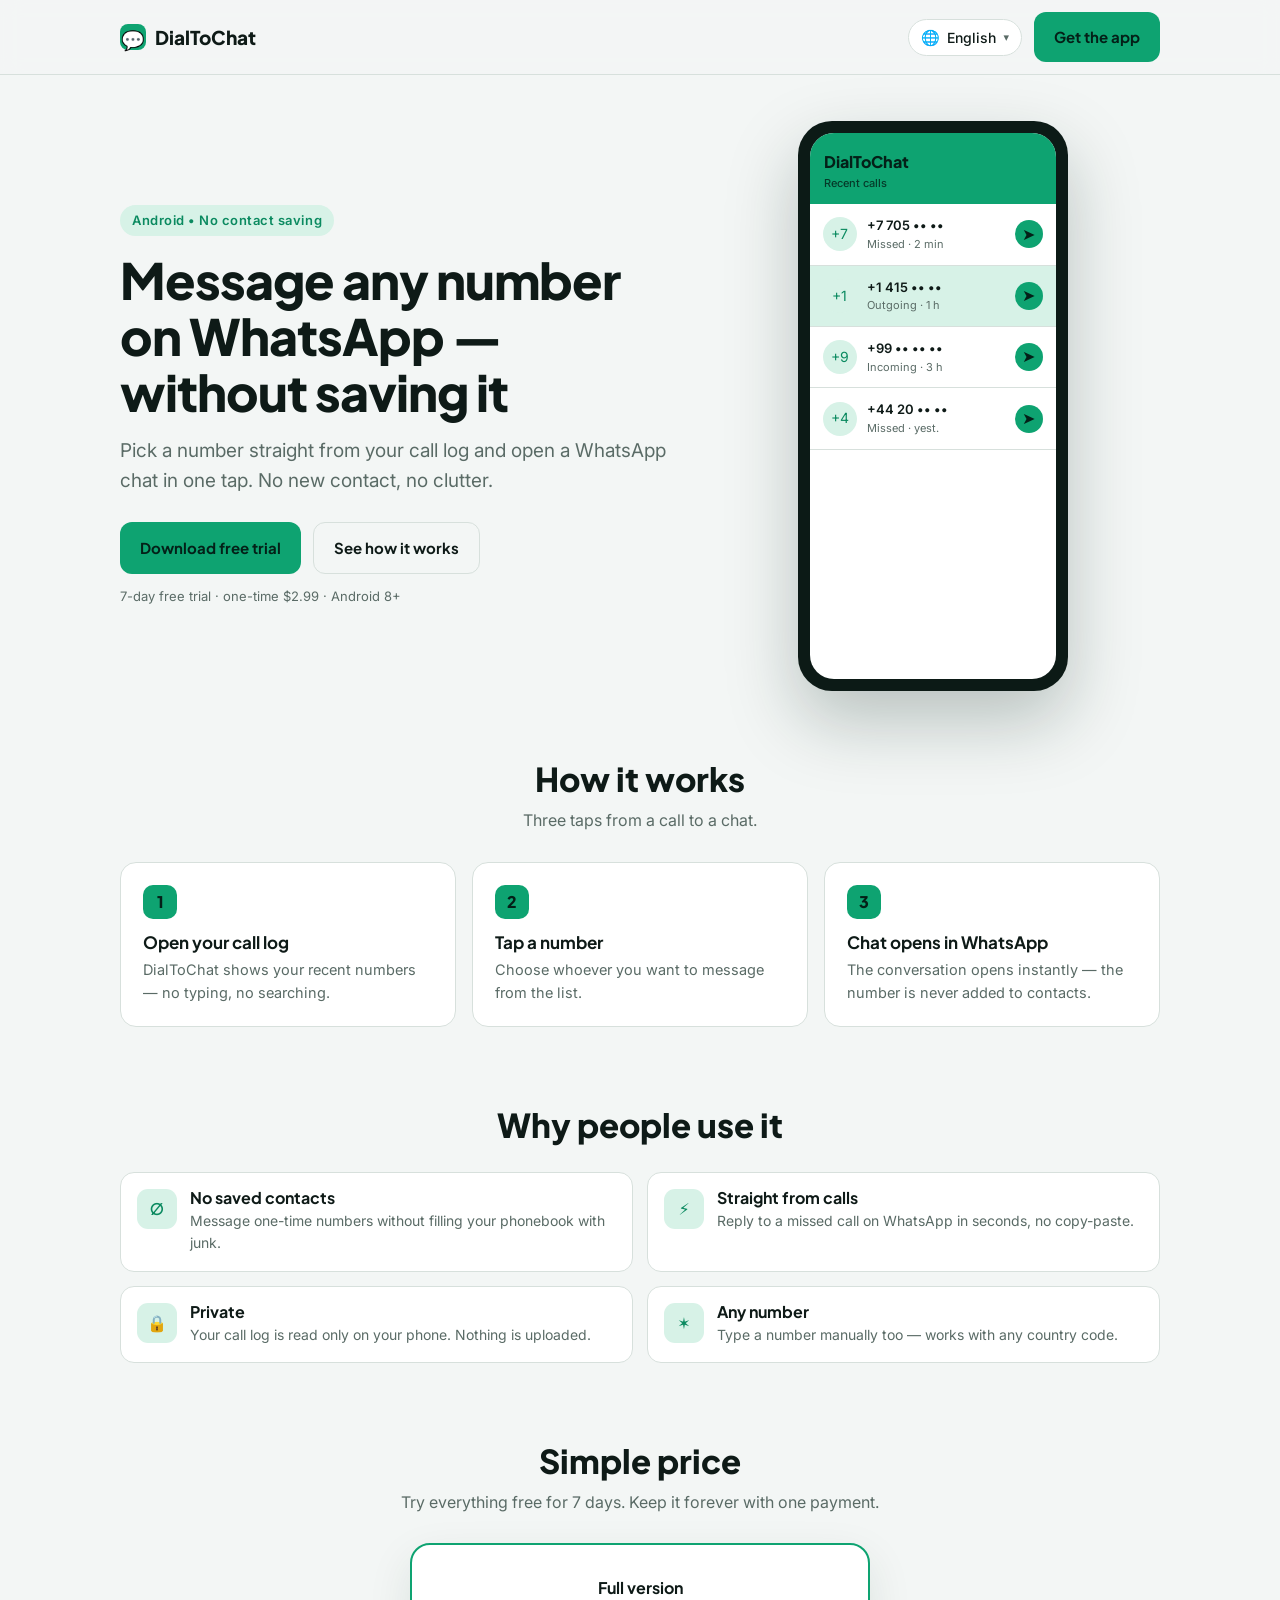
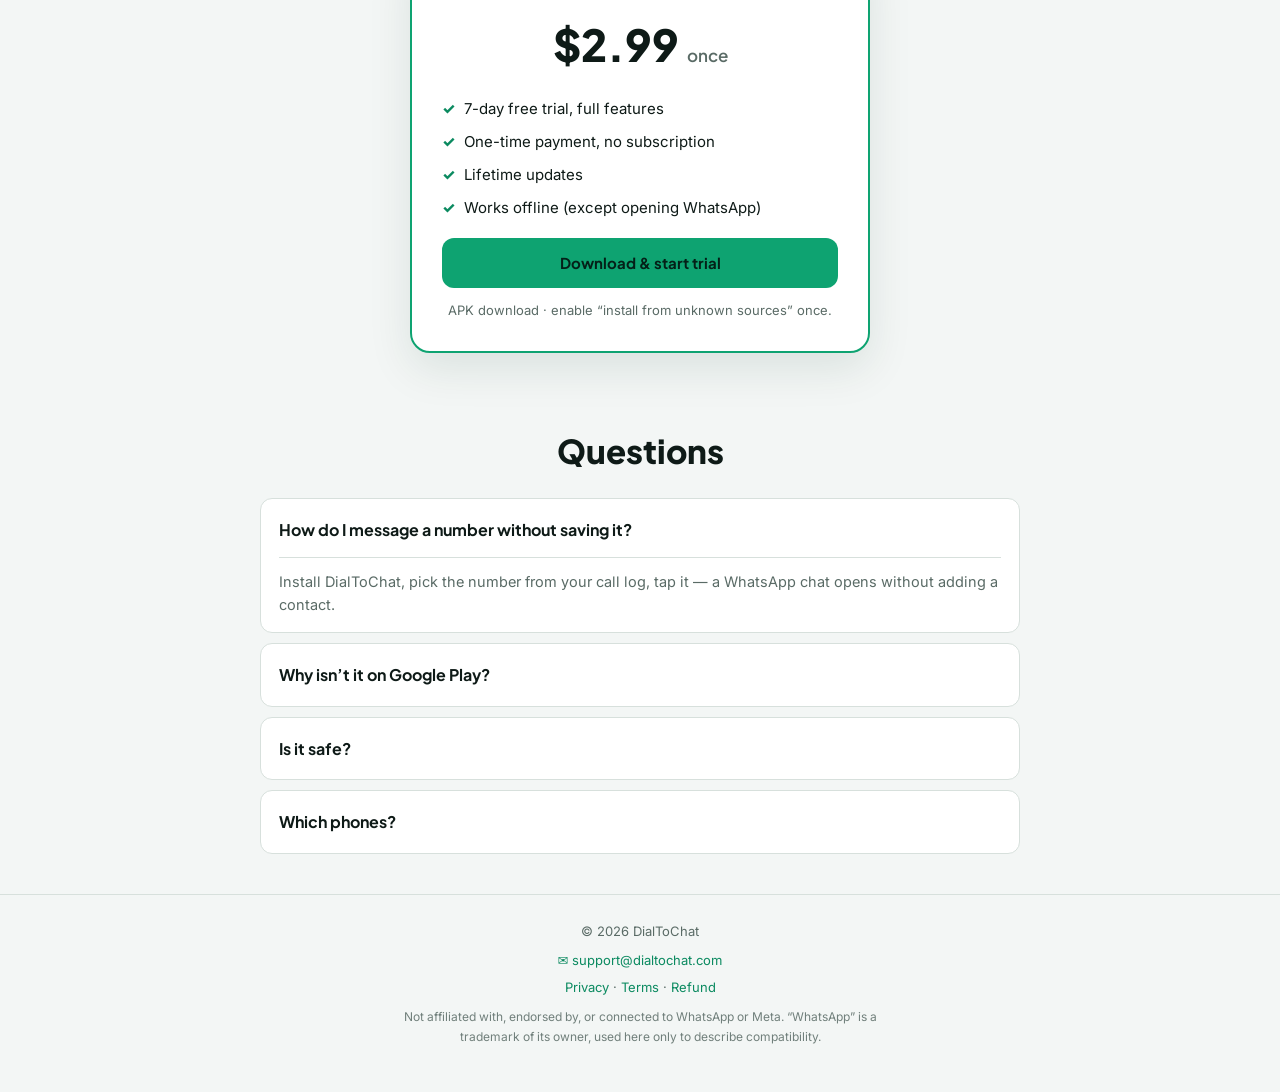
<file: index.html>
<!doctype html>
<html lang="en">
<head>
<meta charset="utf-8">
<meta name="viewport" content="width=device-width, initial-scale=1, viewport-fit=cover">
<title>DialToChat</title>
<meta name="description" content="Message any phone number on WhatsApp without saving it as a contact — straight from your Android call log. Free 7-day trial.">
<link rel="icon" href="/favicon.svg" type="image/svg+xml">
<link rel="apple-touch-icon" href="/favicon.svg">
<meta name="theme-color" content="#0ea371">
<link rel="canonical" href="https://dialtochat.com/">
<link rel="alternate" hreflang="en" href="https://dialtochat.com/">
<link rel="alternate" hreflang="ru" href="https://dialtochat.com/?lang=ru">
<link rel="alternate" hreflang="es" href="https://dialtochat.com/?lang=es">
<link rel="alternate" hreflang="pt" href="https://dialtochat.com/?lang=pt">
<link rel="alternate" hreflang="fr" href="https://dialtochat.com/?lang=fr">
<link rel="alternate" hreflang="de" href="https://dialtochat.com/?lang=de">
<link rel="alternate" hreflang="tr" href="https://dialtochat.com/?lang=tr">
<link rel="alternate" hreflang="id" href="https://dialtochat.com/?lang=id">
<link rel="alternate" hreflang="kk" href="https://dialtochat.com/?lang=kk">
<link rel="alternate" hreflang="uk" href="https://dialtochat.com/?lang=uk">
<link rel="alternate" hreflang="hi" href="https://dialtochat.com/?lang=hi">
<link rel="alternate" hreflang="ar" href="https://dialtochat.com/?lang=ar">
<link rel="alternate" hreflang="zh-Hans" href="https://dialtochat.com/?lang=zh">
<link rel="alternate" hreflang="zh-Hant" href="https://dialtochat.com/?lang=zh-TW">
<link rel="alternate" hreflang="x-default" href="https://dialtochat.com/">
<meta property="og:title" content="DialToChat — message a number on WhatsApp without saving it">
<meta property="og:description" content="Open a WhatsApp chat with any number from your call log, without adding it to contacts. Android. Free trial.">
<meta property="og:type" content="website">
<meta property="og:url" content="https://dialtochat.com/">
<link rel="preconnect" href="https://fonts.googleapis.com">
<link rel="stylesheet" href="https://fonts.googleapis.com/css2?family=Plus+Jakarta+Sans:wght@500;700;800&family=Inter:wght@400;500;600&display=swap">
<script type="application/ld+json">
{"@context":"https://schema.org","@type":"SoftwareApplication","name":"DialToChat","operatingSystem":"Android","applicationCategory":"CommunicationApplication","offers":{"@type":"Offer","price":"2.99","priceCurrency":"USD"},"description":"Message any phone number on WhatsApp without saving it as a contact, directly from your Android call log."}
</script>
<script type="application/ld+json">
{"@context":"https://schema.org","@type":"FAQPage","mainEntity":[
{"@type":"Question","name":"How do I message a number on WhatsApp without saving it?","acceptedAnswer":{"@type":"Answer","text":"Install DialToChat on Android, pick the number from your call log, and tap it — a WhatsApp chat opens instantly without adding the number to your contacts."}},
{"@type":"Question","name":"Is DialToChat on Google Play?","acceptedAnswer":{"@type":"Answer","text":"No. The app reads your call log to list recent numbers, a permission Google Play restricts, so DialToChat is distributed as a direct APK download from this site."}},
{"@type":"Question","name":"Is it safe?","acceptedAnswer":{"@type":"Answer","text":"Yes. DialToChat reads your call log only on your phone to show the list. Nothing is uploaded; no data leaves your device."}}
]}
</script>
<style>
:root{
  --bg:#f3f6f5; --surface:#ffffff; --ink:#0e1a17; --mut:#5a6b66; --line:#d7e0dc;
  --accent:#0ea371; --accent-d:#0b8a60; --accent-soft:#d7f2e7; --dark:#0c1a16;
  --dsp:"Plus Jakarta Sans",system-ui,sans-serif; --body:"Inter",system-ui,sans-serif;
  color-scheme:light;
}
@media (prefers-color-scheme:dark){:root:not([data-theme="light"]){
  --bg:#0b1310;--surface:#121c18;--ink:#e8f1ed;--mut:#93a39d;--line:#223029;--accent:#2fcf96;--accent-d:#27b483;--accent-soft:#113026;--dark:#060d0b;color-scheme:dark;
}}
*{box-sizing:border-box;margin:0}
body{background:var(--bg);color:var(--ink);font-family:var(--body);line-height:1.6;-webkit-font-smoothing:antialiased}
h1,h2,h3{font-family:var(--dsp);line-height:1.12;text-wrap:balance;margin:0}
.wrap{max-width:1080px;margin:0 auto;padding-inline:20px}
a{color:var(--accent-d);text-decoration:none}
.btn{display:inline-flex;align-items:center;gap:8px;font-family:var(--dsp);font-weight:700;border-radius:12px;padding:13px 20px;cursor:pointer;border:0;font-size:15px}
.btn-primary{background:var(--accent);color:#042018}
.btn-primary:hover{background:var(--accent-d)}
.btn-ghost{background:transparent;color:var(--ink);border:1px solid var(--line)}

header{position:sticky;top:env(safe-area-inset-top,0px);z-index:20;background:color-mix(in srgb,var(--bg) 90%,transparent);backdrop-filter:blur(10px);border-bottom:1px solid var(--line)}
.nav{display:flex;align-items:center;gap:12px;padding:12px 20px;max-width:1080px;margin:0 auto}
.logo{font-family:var(--dsp);font-weight:800;font-size:19px;display:flex;align-items:center;gap:9px}
.logo .d{width:26px;height:26px;border-radius:8px;background:var(--accent);display:grid;place-items:center;color:#042018}
.spacer{flex:1}
.lang-wrap{position:relative}
.lang-btn{display:inline-flex;align-items:center;gap:7px;font-family:var(--body);font-size:14px;font-weight:500;border:1px solid var(--line);background:var(--surface);color:var(--ink);border-radius:999px;padding:8px 12px;cursor:pointer}
.lang-btn:hover{border-color:var(--accent)}
.lang-btn .globe{font-size:15px}
.lang-btn .chev{font-size:11px;color:var(--mut)}
.lang-menu{position:absolute;top:calc(100% + 8px);inset-inline-end:0;z-index:50;background:var(--surface);border:1px solid var(--line);border-radius:14px;box-shadow:0 18px 44px rgba(10,40,30,.18);padding:6px;min-width:190px;max-height:min(70vh,420px);overflow:auto;display:grid;gap:2px}
.lang-menu[hidden]{display:none}
.lang-menu button{display:flex;align-items:center;justify-content:space-between;gap:10px;width:100%;text-align:start;font-family:var(--body);font-size:14.5px;color:var(--ink);background:transparent;border:0;border-radius:9px;padding:10px 12px;cursor:pointer}
.lang-menu button:hover{background:var(--accent-soft)}
.lang-menu button[aria-current="true"]{background:var(--accent-soft);color:var(--accent-d);font-weight:600}
.lang-menu button .nat{color:var(--mut);font-size:12.5px}

.hero{display:grid;gap:30px;align-items:center;padding-block:46px 30px}
@media(min-width:820px){.hero{grid-template-columns:1.1fr .9fr}}
.eyebrow{display:inline-block;font-family:var(--body);font-weight:600;font-size:13px;letter-spacing:.04em;color:var(--accent-d);background:var(--accent-soft);padding:5px 12px;border-radius:999px}
.hero h1{font-size:clamp(30px,6vw,50px);font-weight:800;letter-spacing:-.02em;margin-top:16px}
.hero p.lead{color:var(--mut);font-size:clamp(16px,2.4vw,19px);margin-top:16px;max-width:52ch}
.cta-row{display:flex;flex-wrap:wrap;gap:12px;margin-top:26px}
.micro{font-size:13px;color:var(--mut);margin-top:12px}

/* phone mockup */
.phone-wrap{display:flex;justify-content:center}
.phone{width:270px;max-width:72vw;aspect-ratio:9/19;background:var(--dark);border-radius:34px;padding:12px;box-shadow:0 30px 70px rgba(10,40,30,.25);position:relative}
.screen{background:var(--surface);border-radius:24px;height:100%;overflow:hidden;display:flex;flex-direction:column}
.scr-top{background:var(--accent);color:#042018;padding:16px 14px 12px;font-family:var(--dsp);font-weight:800}
.scr-top small{display:block;font-family:var(--body);font-weight:500;opacity:.8;font-size:11px}
.row{display:flex;align-items:center;gap:10px;padding:11px 13px;border-bottom:1px solid var(--line)}
.av{width:34px;height:34px;border-radius:50%;background:var(--accent-soft);color:var(--accent-d);display:grid;place-items:center;font-size:14px;flex:none}
.row .n{font-weight:600;font-size:13px}
.row .t{font-size:11px;color:var(--mut)}
.row .go{margin-left:auto;width:28px;height:28px;border-radius:50%;background:var(--accent);display:grid;place-items:center;color:#042018}
.row.hot{background:var(--accent-soft)}

section{padding-block:40px}
.sec-h{text-align:center;max-width:60ch;margin:0 auto 28px}
.sec-h h2{font-size:clamp(23px,4vw,33px);font-weight:800}
.sec-h p{color:var(--mut);margin-top:10px}
.steps{display:grid;gap:16px;counter-reset:s}
@media(min-width:720px){.steps{grid-template-columns:repeat(3,1fr)}}
.step{background:var(--surface);border:1px solid var(--line);border-radius:16px;padding:22px}
.step .num{counter-increment:s;width:34px;height:34px;border-radius:10px;background:var(--accent);color:#042018;font-family:var(--dsp);font-weight:800;display:grid;place-items:center}
.step .num::before{content:counter(s)}
.step h3{font-size:17px;margin:14px 0 6px}
.step p{color:var(--mut);font-size:14.5px}
.feats{display:grid;gap:14px}
@media(min-width:640px){.feats{grid-template-columns:repeat(2,1fr)}}
.feat{display:flex;gap:13px;background:var(--surface);border:1px solid var(--line);border-radius:14px;padding:16px}
.feat .ic{width:40px;height:40px;flex:none;border-radius:11px;background:var(--accent-soft);color:var(--accent-d);display:grid;place-items:center;font-weight:800;font-family:var(--dsp)}
.feat h3{font-size:16px;margin-bottom:3px}
.feat p{color:var(--mut);font-size:14px}

.price{max-width:460px;margin:0 auto;background:var(--surface);border:2px solid var(--accent);border-radius:20px;padding:30px;text-align:center;box-shadow:0 16px 44px rgba(10,60,40,.1)}
.price .amt{font-family:var(--dsp);font-weight:800;font-size:44px;margin:8px 0}
.price .amt small{font-size:17px;color:var(--mut);font-weight:600}
.price ul{list-style:none;padding:0;margin:18px 0;text-align:left;display:grid;gap:9px}
.price li{display:flex;gap:9px;font-size:15px}
.price li::before{content:"✓";color:var(--accent-d);font-weight:800}

.faq{max-width:760px;margin:0 auto;display:grid;gap:10px}
details{background:var(--surface);border:1px solid var(--line);border-radius:12px;padding:4px 18px}
summary{cursor:pointer;font-family:var(--dsp);font-weight:700;padding:14px 0;list-style:none}
summary::-webkit-details-marker{display:none}
details[open] summary{border-bottom:1px solid var(--line)}
details p{color:var(--mut);padding:12px 0;font-size:14.5px}
footer{border-top:1px solid var(--line);padding:26px 0 46px;color:var(--mut);font-size:13px;text-align:center}
.disc{max-width:60ch;margin:10px auto 0;font-size:12px;opacity:.85}
</style>
</head>
<body>
<header><nav class="nav">
  <span class="logo"><span class="d">💬</span>DialToChat</span>
  <span class="spacer"></span>
  <div class="lang-wrap">
    <button class="lang-btn" id="langBtn" aria-haspopup="true" aria-expanded="false" aria-label="Choose language">
      <span class="globe">🌐</span><span id="langCur">English</span><span class="chev">▾</span>
    </button>
    <div class="lang-menu" id="langMenu" role="menu" hidden></div>
  </div>
  <a class="btn btn-primary" href="#get" data-i="nav_get">Get the app</a>
</nav></header>

<main class="wrap">
  <section class="hero">
    <div>
      <span class="eyebrow" data-i="badge">Android • No contact saving</span>
      <h1 data-i="h1">Message any number on WhatsApp — without saving it</h1>
      <p class="lead" data-i="lead">Pick a number straight from your call log and open a WhatsApp chat in one tap. No new contact, no clutter.</p>
      <div class="cta-row">
        <a class="btn btn-primary" href="/DialToChat.apk" download data-i="cta1">Download free trial</a>
        <a class="btn btn-ghost" href="#how" data-i="cta2">See how it works</a>
      </div>
      <p class="micro" data-i="micro">7-day free trial · one-time ₸1490 (~$2.99) · Android 8+</p>
    </div>
    <div class="phone-wrap"><div class="phone"><div class="screen">
      <div class="scr-top">DialToChat<small data-i="scr_sub">Recent calls</small></div>
      <div class="row"><span class="av">+7</span><div><div class="n">+7 705 •• ••</div><div class="t" data-i="r1">Missed · 2 min</div></div><span class="go">➤</span></div>
      <div class="row hot"><span class="av">+1</span><div><div class="n">+1 415 •• ••</div><div class="t" data-i="r2">Outgoing · 1 h</div></div><span class="go">➤</span></div>
      <div class="row"><span class="av">+9</span><div><div class="n">+99 •• •• ••</div><div class="t" data-i="r3">Incoming · 3 h</div></div><span class="go">➤</span></div>
      <div class="row"><span class="av">+4</span><div><div class="n">+44 20 •• ••</div><div class="t" data-i="r4">Missed · yest.</div></div><span class="go">➤</span></div>
    </div></div></div>
  </section>

  <section id="how">
    <div class="sec-h"><h2 data-i="how_h">How it works</h2><p data-i="how_p">Three taps from a call to a chat.</p></div>
    <div class="steps">
      <div class="step"><div class="num"></div><h3 data-i="s1h">Open your call log</h3><p data-i="s1p">DialToChat shows your recent numbers — no typing, no searching.</p></div>
      <div class="step"><div class="num"></div><h3 data-i="s2h">Tap a number</h3><p data-i="s2p">Choose whoever you want to message from the list.</p></div>
      <div class="step"><div class="num"></div><h3 data-i="s3h">Chat opens in WhatsApp</h3><p data-i="s3p">The conversation opens instantly — the number is never added to contacts.</p></div>
    </div>
  </section>

  <section>
    <div class="sec-h"><h2 data-i="why_h">Why people use it</h2></div>
    <div class="feats">
      <div class="feat"><span class="ic">∅</span><div><h3 data-i="f1h">No saved contacts</h3><p data-i="f1p">Message one-time numbers without filling your phonebook with junk.</p></div></div>
      <div class="feat"><span class="ic">⚡</span><div><h3 data-i="f2h">Straight from calls</h3><p data-i="f2p">Reply to a missed call on WhatsApp in seconds, no copy-paste.</p></div></div>
      <div class="feat"><span class="ic">🔒</span><div><h3 data-i="f3h">Private</h3><p data-i="f3p">Your call log is read only on your phone. Nothing is uploaded.</p></div></div>
      <div class="feat"><span class="ic">✶</span><div><h3 data-i="f4h">Any number</h3><p data-i="f4p">Type a number manually too — works with any country code.</p></div></div>
    </div>
  </section>

  <section id="get">
    <div class="sec-h"><h2 data-i="price_h">Simple price</h2><p data-i="price_p">Try everything free for 7 days. Keep it forever with one payment.</p></div>
    <div class="price">
      <div data-i="price_name" style="font-family:var(--dsp);font-weight:700">Full version</div>
      <div class="amt">$2.99 <small><span data-i="once">once</span></small></div>
      <ul>
        <li data-i="pl1">7-day free trial, full features</li>
        <li data-i="pl2">One-time payment, no subscription</li>
        <li data-i="pl3">Lifetime updates</li>
        <li data-i="pl4">Works offline (except opening WhatsApp)</li>
      </ul>
      <a class="btn btn-primary" style="width:100%;justify-content:center" href="/DialToChat.apk" download data-i="buy">Download & start trial</a>
      <p class="micro" data-i="buy_micro">APK download · enable “install from unknown sources” once.</p>
    </div>
  </section>

  <section>
    <div class="sec-h"><h2 data-i="faq_h">Questions</h2></div>
    <div class="faq">
      <details open><summary data-i="q1">How do I message a number without saving it?</summary><p data-i="a1">Install DialToChat, pick the number from your call log, tap it — a WhatsApp chat opens without adding a contact.</p></details>
      <details><summary data-i="q2">Why isn’t it on Google Play?</summary><p data-i="a2">The app reads your call log to list recent numbers — a permission Google Play restricts. So it’s a direct APK download from this site.</p></details>
      <details><summary data-i="q3">Is it safe?</summary><p data-i="a3">Yes. Your call log is read only on your phone to build the list. Nothing is uploaded; no data leaves your device.</p></details>
      <details><summary data-i="q4">Which phones?</summary><p data-i="a4">Android 8 and newer. WhatsApp must be installed.</p></details>
    </div>
  </section>
</main>

<footer>
  <div>© <span id="yr"></span> DialToChat</div>
  <p style="margin-top:8px"><a href="mailto:support@dialtochat.com">✉ support@dialtochat.com</a></p>
  <p style="margin-top:6px"><a href="/privacy.html">Privacy</a> · <a href="/terms.html">Terms</a> · <a href="/refund.html">Refund</a></p>
  <p class="disc" data-i="disc">Not affiliated with, endorsed by, or connected to WhatsApp or Meta. “WhatsApp” is a trademark of its owner, used here only to describe compatibility.</p>
</footer>

<script>
const I={
 en:{nav_get:"Get the app",badge:"Android • No contact saving",h1:"Message any number on WhatsApp — without saving it",lead:"Pick a number straight from your call log and open a WhatsApp chat in one tap. No new contact, no clutter.",cta1:"Download free trial",cta2:"See how it works",micro:"7-day free trial · one-time $2.99 · Android 8+",scr_sub:"Recent calls",r1:"Missed · 2 min",r2:"Outgoing · 1 h",r3:"Incoming · 3 h",r4:"Missed · yest.",how_h:"How it works",how_p:"Three taps from a call to a chat.",s1h:"Open your call log",s1p:"DialToChat shows your recent numbers — no typing, no searching.",s2h:"Tap a number",s2p:"Choose whoever you want to message from the list.",s3h:"Chat opens in WhatsApp",s3p:"The conversation opens instantly — the number is never added to contacts.",why_h:"Why people use it",f1h:"No saved contacts",f1p:"Message one-time numbers without filling your phonebook with junk.",f2h:"Straight from calls",f2p:"Reply to a missed call on WhatsApp in seconds, no copy-paste.",f3h:"Private",f3p:"Your call log is read only on your phone. Nothing is uploaded.",f4h:"Any number",f4p:"Type a number manually too — works with any country code.",price_h:"Simple price",price_p:"Try everything free for 7 days. Keep it forever with one payment.",price_name:"Full version",once:"once",pl1:"7-day free trial, full features",pl2:"One-time payment, no subscription",pl3:"Lifetime updates",pl4:"Works offline (except opening WhatsApp)",buy:"Download & start trial",buy_micro:"APK download · enable “install from unknown sources” once.",faq_h:"Questions",q1:"How do I message a number without saving it?",a1:"Install DialToChat, pick the number from your call log, tap it — a WhatsApp chat opens without adding a contact.",q2:"Why isn’t it on Google Play?",a2:"The app reads your call log to list recent numbers — a permission Google Play restricts. So it’s a direct APK download from this site.",q3:"Is it safe?",a3:"Yes. Your call log is read only on your phone to build the list. Nothing is uploaded; no data leaves your device.",q4:"Which phones?",a4:"Android 8 and newer. WhatsApp must be installed.",disc:"Not affiliated with, endorsed by, or connected to WhatsApp or Meta. “WhatsApp” is a trademark of its owner, used here only to describe compatibility."},
 ru:{nav_get:"Скачать",badge:"Android • без сохранения контактов",h1:"Пишите в WhatsApp на любой номер — не сохраняя его",lead:"Выберите номер прямо из журнала звонков и откройте чат в WhatsApp одним касанием. Без нового контакта и мусора в телефонной книге.",cta1:"Скачать пробную версию",cta2:"Как это работает",micro:"7 дней бесплатно · разово $2.99 · Android 8+",scr_sub:"Недавние звонки",r1:"Пропущенный · 2 мин",r2:"Исходящий · 1 ч",r3:"Входящий · 3 ч",r4:"Пропущенный · вчера",how_h:"Как это работает",how_p:"Три касания — от звонка к чату.",s1h:"Открой журнал звонков",s1p:"DialToChat покажет недавние номера — без ввода и поиска.",s2h:"Коснись номера",s2p:"Выбери, кому написать, прямо из списка.",s3h:"Чат откроется в WhatsApp",s3p:"Разговор открывается сразу — номер не добавляется в контакты.",why_h:"Зачем это нужно",f1h:"Без лишних контактов",f1p:"Пиши на разовые номера, не засоряя телефонную книгу.",f2h:"Сразу из звонков",f2p:"Ответь на пропущенный в WhatsApp за секунды, без копирования.",f3h:"Приватно",f3p:"Журнал звонков читается только на твоём телефоне. Ничего не загружается.",f4h:"Любой номер",f4p:"Можно ввести номер и вручную — работает с любым кодом страны.",price_h:"Простая цена",price_p:"7 дней всё бесплатно. Оставь навсегда одной оплатой.",price_name:"Полная версия",once:"разово",pl1:"7 дней бесплатно, все функции",pl2:"Разовая оплата, без подписки",pl3:"Обновления навсегда",pl4:"Работает офлайн (кроме открытия WhatsApp)",buy:"Скачать и начать пробный период",buy_micro:"Загрузка APK · один раз разреши «установку из неизвестных источников».",faq_h:"Вопросы",q1:"Как написать на номер, не сохраняя его?",a1:"Установи DialToChat, выбери номер из журнала звонков, коснись — чат WhatsApp откроется без добавления контакта.",q2:"Почему нет в Google Play?",a2:"Приложение читает журнал звонков, чтобы показать номера — а это ограниченное в Google Play разрешение. Поэтому оно скачивается APK-файлом с этого сайта.",q3:"Это безопасно?",a3:"Да. Журнал звонков читается только на твоём телефоне, чтобы составить список. Ничего не загружается, данные не покидают устройство.",q4:"Какие телефоны?",a4:"Android 8 и новее. WhatsApp должен быть установлен.",disc:"Не связано с WhatsApp и Meta и ими не одобрено. «WhatsApp» — товарный знак владельца, упомянут только для описания совместимости."},
 es:{nav_get:"Descargar",badge:"Android • sin guardar contactos",h1:"Escribe por WhatsApp a cualquier número — sin guardarlo",lead:"Elige un número directamente de tu registro de llamadas y abre un chat de WhatsApp con un toque. Sin nuevos contactos ni desorden.",cta1:"Descargar prueba gratis",cta2:"Cómo funciona",micro:"7 días de prueba gratis · pago único $2.99 · Android 8+",scr_sub:"Llamadas recientes",r1:"Perdida · 2 min",r2:"Saliente · 1 h",r3:"Entrante · 3 h",r4:"Perdida · ayer",how_h:"Cómo funciona",how_p:"Tres toques de una llamada a un chat.",s1h:"Abre tu registro de llamadas",s1p:"DialToChat muestra tus números recientes — sin escribir ni buscar.",s2h:"Toca un número",s2p:"Elige a quién quieres escribir de la lista.",s3h:"El chat se abre en WhatsApp",s3p:"La conversación se abre al instante — el número nunca se añade a contactos.",why_h:"Por qué la usan",f1h:"Sin contactos guardados",f1p:"Escribe a números de una sola vez sin llenar tu agenda de basura.",f2h:"Directo desde llamadas",f2p:"Responde una llamada perdida por WhatsApp en segundos, sin copiar y pegar.",f3h:"Privado",f3p:"Tu registro de llamadas se lee solo en tu teléfono. Nada se sube.",f4h:"Cualquier número",f4p:"También puedes escribir un número a mano — funciona con cualquier código de país.",price_h:"Precio simple",price_p:"Prueba todo gratis 7 días. Quédatelo para siempre con un solo pago.",price_name:"Versión completa",once:"único",pl1:"7 días de prueba gratis, todas las funciones",pl2:"Pago único, sin suscripción",pl3:"Actualizaciones de por vida",pl4:"Funciona sin conexión (excepto al abrir WhatsApp)",buy:"Descargar y empezar la prueba",buy_micro:"Descarga APK · activa una vez «instalar de fuentes desconocidas».",faq_h:"Preguntas",q1:"¿Cómo escribo a un número sin guardarlo?",a1:"Instala DialToChat, elige el número de tu registro de llamadas, tócalo — un chat de WhatsApp se abre sin añadir un contacto.",q2:"¿Por qué no está en Google Play?",a2:"La app lee tu registro de llamadas para listar números recientes — un permiso que Google Play restringe. Por eso se descarga como APK desde este sitio.",q3:"¿Es seguro?",a3:"Sí. Tu registro de llamadas se lee solo en tu teléfono para crear la lista. Nada se sube; ningún dato sale de tu dispositivo.",q4:"¿Qué teléfonos?",a4:"Android 8 o más nuevo. WhatsApp debe estar instalado.",disc:"No afiliado, respaldado ni conectado con WhatsApp o Meta. «WhatsApp» es una marca de su propietario, usada aquí solo para describir compatibilidad."},
 pt:{nav_get:"Baixar",badge:"Android • sem salvar contatos",h1:"Mande mensagem no WhatsApp para qualquer número — sem salvá-lo",lead:"Escolha um número direto do seu registro de chamadas e abra uma conversa no WhatsApp com um toque. Sem novo contato, sem bagunça.",cta1:"Baixar teste grátis",cta2:"Como funciona",micro:"7 dias de teste grátis · pagamento único $2.99 · Android 8+",scr_sub:"Chamadas recentes",r1:"Perdida · 2 min",r2:"Efetuada · 1 h",r3:"Recebida · 3 h",r4:"Perdida · ontem",how_h:"Como funciona",how_p:"Três toques de uma chamada a uma conversa.",s1h:"Abra seu registro de chamadas",s1p:"O DialToChat mostra seus números recentes — sem digitar nem procurar.",s2h:"Toque num número",s2p:"Escolha para quem quer mandar mensagem na lista.",s3h:"A conversa abre no WhatsApp",s3p:"A conversa abre na hora — o número nunca é adicionado aos contatos.",why_h:"Por que usam",f1h:"Sem contatos salvos",f1p:"Mande mensagem para números avulsos sem lotar sua agenda.",f2h:"Direto das chamadas",f2p:"Responda uma chamada perdida no WhatsApp em segundos, sem copiar e colar.",f3h:"Privado",f3p:"Seu registro de chamadas é lido só no seu telefone. Nada é enviado.",f4h:"Qualquer número",f4p:"Também dá para digitar um número manualmente — funciona com qualquer código de país.",price_h:"Preço simples",price_p:"Teste tudo grátis por 7 dias. Fique com ele para sempre com um pagamento.",price_name:"Versão completa",once:"único",pl1:"7 dias de teste grátis, todos os recursos",pl2:"Pagamento único, sem assinatura",pl3:"Atualizações para sempre",pl4:"Funciona offline (exceto para abrir o WhatsApp)",buy:"Baixar e começar o teste",buy_micro:"Download do APK · ative uma vez «instalar de fontes desconhecidas».",faq_h:"Perguntas",q1:"Como mando mensagem para um número sem salvá-lo?",a1:"Instale o DialToChat, escolha o número no registro de chamadas, toque — uma conversa no WhatsApp abre sem adicionar contato.",q2:"Por que não está na Google Play?",a2:"O app lê seu registro de chamadas para listar números recentes — uma permissão que a Google Play restringe. Por isso é um download de APK deste site.",q3:"É seguro?",a3:"Sim. Seu registro de chamadas é lido só no seu telefone para montar a lista. Nada é enviado; nenhum dado sai do aparelho.",q4:"Quais telefones?",a4:"Android 8 ou mais novo. O WhatsApp precisa estar instalado.",disc:"Não é afiliado, endossado ou conectado ao WhatsApp ou à Meta. «WhatsApp» é marca do seu proprietário, usada aqui apenas para descrever compatibilidade."},
 fr:{nav_get:"Télécharger",badge:"Android • sans enregistrer de contact",h1:"Écrivez sur WhatsApp à n’importe quel numéro — sans l’enregistrer",lead:"Choisissez un numéro directement dans votre journal d’appels et ouvrez une conversation WhatsApp en un toucher. Pas de nouveau contact, pas d’encombrement.",cta1:"Télécharger l’essai gratuit",cta2:"Comment ça marche",micro:"7 jours d’essai gratuit · paiement unique $2.99 · Android 8+",scr_sub:"Appels récents",r1:"Manqué · 2 min",r2:"Sortant · 1 h",r3:"Entrant · 3 h",r4:"Manqué · hier",how_h:"Comment ça marche",how_p:"Trois touchers, de l’appel à la conversation.",s1h:"Ouvrez votre journal d’appels",s1p:"DialToChat affiche vos numéros récents — sans saisie ni recherche.",s2h:"Touchez un numéro",s2p:"Choisissez à qui écrire dans la liste.",s3h:"La conversation s’ouvre dans WhatsApp",s3p:"La conversation s’ouvre aussitôt — le numéro n’est jamais ajouté aux contacts.",why_h:"Pourquoi on l’utilise",f1h:"Aucun contact enregistré",f1p:"Écrivez à des numéros ponctuels sans encombrer votre répertoire.",f2h:"Directement depuis les appels",f2p:"Répondez à un appel manqué sur WhatsApp en quelques secondes, sans copier-coller.",f3h:"Privé",f3p:"Votre journal d’appels est lu uniquement sur votre téléphone. Rien n’est envoyé.",f4h:"N’importe quel numéro",f4p:"Vous pouvez aussi saisir un numéro à la main — fonctionne avec tout indicatif pays.",price_h:"Prix simple",price_p:"Essayez tout gratuitement 7 jours. Gardez-le à vie en un seul paiement.",price_name:"Version complète",once:"unique",pl1:"7 jours d’essai gratuit, toutes les fonctions",pl2:"Paiement unique, sans abonnement",pl3:"Mises à jour à vie",pl4:"Fonctionne hors ligne (sauf pour ouvrir WhatsApp)",buy:"Télécharger et commencer l’essai",buy_micro:"Téléchargement APK · activez une fois « installer depuis des sources inconnues ».",faq_h:"Questions",q1:"Comment écrire à un numéro sans l’enregistrer ?",a1:"Installez DialToChat, choisissez le numéro dans votre journal d’appels, touchez-le — une conversation WhatsApp s’ouvre sans ajouter de contact.",q2:"Pourquoi pas sur Google Play ?",a2:"L’application lit votre journal d’appels pour lister les numéros récents — une permission que Google Play restreint. C’est donc un téléchargement APK depuis ce site.",q3:"Est-ce sûr ?",a3:"Oui. Votre journal d’appels est lu uniquement sur votre téléphone pour créer la liste. Rien n’est envoyé ; aucune donnée ne quitte l’appareil.",q4:"Quels téléphones ?",a4:"Android 8 et plus récent. WhatsApp doit être installé.",disc:"Non affilié à WhatsApp ou Meta, ni approuvé ou connecté. « WhatsApp » est une marque de son propriétaire, utilisée ici uniquement pour décrire la compatibilité."},
 de:{nav_get:"Herunterladen",badge:"Android • ohne Kontakt zu speichern",h1:"Schreibe jeder Nummer auf WhatsApp — ohne sie zu speichern",lead:"Wähle eine Nummer direkt aus deiner Anrufliste und öffne einen WhatsApp-Chat mit einem Tipp. Kein neuer Kontakt, kein Durcheinander.",cta1:"Kostenlose Testversion laden",cta2:"So funktioniert’s",micro:"7 Tage kostenlos testen · Einmalzahlung $2.99 · Android 8+",scr_sub:"Letzte Anrufe",r1:"Verpasst · 2 Min",r2:"Ausgehend · 1 Std",r3:"Eingehend · 3 Std",r4:"Verpasst · gestern",how_h:"So funktioniert’s",how_p:"Drei Tipps vom Anruf zum Chat.",s1h:"Öffne deine Anrufliste",s1p:"DialToChat zeigt deine letzten Nummern — ohne Tippen, ohne Suchen.",s2h:"Tippe auf eine Nummer",s2p:"Wähle aus der Liste, wem du schreiben willst.",s3h:"Der Chat öffnet sich in WhatsApp",s3p:"Das Gespräch öffnet sich sofort — die Nummer wird nie zu den Kontakten hinzugefügt.",why_h:"Warum man es nutzt",f1h:"Keine gespeicherten Kontakte",f1p:"Schreibe einmaligen Nummern, ohne dein Telefonbuch zuzumüllen.",f2h:"Direkt aus Anrufen",f2p:"Antworte auf einen verpassten Anruf in Sekunden per WhatsApp, ohne Kopieren.",f3h:"Privat",f3p:"Deine Anrufliste wird nur auf deinem Telefon gelesen. Nichts wird hochgeladen.",f4h:"Jede Nummer",f4p:"Du kannst eine Nummer auch manuell eingeben — mit jeder Ländervorwahl.",price_h:"Einfacher Preis",price_p:"Teste alles 7 Tage kostenlos. Behalte es für immer mit einer Zahlung.",price_name:"Vollversion",once:"einmalig",pl1:"7 Tage kostenlos testen, alle Funktionen",pl2:"Einmalzahlung, kein Abo",pl3:"Lebenslange Updates",pl4:"Funktioniert offline (außer beim Öffnen von WhatsApp)",buy:"Herunterladen und Test starten",buy_micro:"APK-Download · einmal „Installation aus unbekannten Quellen“ erlauben.",faq_h:"Fragen",q1:"Wie schreibe ich einer Nummer, ohne sie zu speichern?",a1:"Installiere DialToChat, wähle die Nummer aus deiner Anrufliste, tippe sie an — ein WhatsApp-Chat öffnet sich ohne neuen Kontakt.",q2:"Warum nicht bei Google Play?",a2:"Die App liest deine Anrufliste, um aktuelle Nummern anzuzeigen — eine Berechtigung, die Google Play einschränkt. Deshalb ist es ein APK-Download von dieser Seite.",q3:"Ist es sicher?",a3:"Ja. Deine Anrufliste wird nur auf deinem Telefon gelesen, um die Liste zu erstellen. Nichts wird hochgeladen; keine Daten verlassen das Gerät.",q4:"Welche Telefone?",a4:"Android 8 und neuer. WhatsApp muss installiert sein.",disc:"Nicht mit WhatsApp oder Meta verbunden, von ihnen unterstützt oder verbunden. „WhatsApp“ ist eine Marke des Inhabers, hier nur zur Beschreibung der Kompatibilität verwendet."},
 tr:{nav_get:"İndir",badge:"Android • kişi kaydetmeden",h1:"Herhangi bir numaraya WhatsApp’tan yaz — kaydetmeden",lead:"Arama kaydından bir numarayı doğrudan seç ve tek dokunuşla WhatsApp sohbeti aç. Yeni kişi yok, karmaşa yok.",cta1:"Ücretsiz denemeyi indir",cta2:"Nasıl çalışır",micro:"7 gün ücretsiz deneme · tek seferlik $2.99 · Android 8+",scr_sub:"Son aramalar",r1:"Cevapsız · 2 dk",r2:"Giden · 1 sa",r3:"Gelen · 3 sa",r4:"Cevapsız · dün",how_h:"Nasıl çalışır",how_p:"Aramadan sohbete üç dokunuş.",s1h:"Arama kaydını aç",s1p:"DialToChat son numaralarını gösterir — yazmadan, aramadan.",s2h:"Bir numaraya dokun",s2p:"Listeden kime yazacağını seç.",s3h:"Sohbet WhatsApp’ta açılır",s3p:"Sohbet anında açılır — numara asla kişilere eklenmez.",why_h:"Neden kullanılıyor",f1h:"Kayıtlı kişi yok",f1p:"Tek seferlik numaralara, rehberini doldurmadan yaz.",f2h:"Doğrudan aramalardan",f2p:"Cevapsız bir aramaya WhatsApp’tan saniyeler içinde, kopyalamadan yanıt ver.",f3h:"Gizli",f3p:"Arama kaydın yalnızca telefonunda okunur. Hiçbir şey yüklenmez.",f4h:"Her numara",f4p:"Numarayı elle de yazabilirsin — her ülke koduyla çalışır.",price_h:"Basit fiyat",price_p:"Her şeyi 7 gün ücretsiz dene. Tek ödemeyle sonsuza dek senin olsun.",price_name:"Tam sürüm",once:"tek sefer",pl1:"7 gün ücretsiz deneme, tüm özellikler",pl2:"Tek seferlik ödeme, abonelik yok",pl3:"Ömür boyu güncelleme",pl4:"Çevrimdışı çalışır (WhatsApp açmak hariç)",buy:"İndir ve denemeyi başlat",buy_micro:"APK indirme · bir kez «bilinmeyen kaynaklardan yüklemeye» izin ver.",faq_h:"Sorular",q1:"Bir numaraya kaydetmeden nasıl yazarım?",a1:"DialToChat’i kur, numarayı arama kaydından seç, dokun — WhatsApp sohbeti kişi eklemeden açılır.",q2:"Neden Google Play’de yok?",a2:"Uygulama son numaraları listelemek için arama kaydını okur — Google Play’in kısıtladığı bir izin. Bu yüzden bu siteden APK olarak indirilir.",q3:"Güvenli mi?",a3:"Evet. Arama kaydın listeyi oluşturmak için yalnızca telefonunda okunur. Hiçbir şey yüklenmez; veriler cihazından çıkmaz.",q4:"Hangi telefonlar?",a4:"Android 8 ve üzeri. WhatsApp kurulu olmalı.",disc:"WhatsApp veya Meta ile bağlantılı, onlar tarafından onaylanmış ya da ilişkili değildir. «WhatsApp» sahibinin ticari markasıdır, burada yalnızca uyumluluğu açıklamak için kullanılmıştır."},
 id:{nav_get:"Unduh",badge:"Android • tanpa menyimpan kontak",h1:"Kirim pesan WhatsApp ke nomor mana pun — tanpa menyimpannya",lead:"Pilih nomor langsung dari log panggilan dan buka obrolan WhatsApp dengan satu ketukan. Tanpa kontak baru, tanpa berantakan.",cta1:"Unduh uji coba gratis",cta2:"Cara kerjanya",micro:"Uji coba gratis 7 hari · bayar sekali $2.99 · Android 8+",scr_sub:"Panggilan terbaru",r1:"Tak terjawab · 2 mnt",r2:"Keluar · 1 j",r3:"Masuk · 3 j",r4:"Tak terjawab · kemarin",how_h:"Cara kerjanya",how_p:"Tiga ketukan dari panggilan ke obrolan.",s1h:"Buka log panggilan",s1p:"DialToChat menampilkan nomor terbarumu — tanpa mengetik atau mencari.",s2h:"Ketuk sebuah nomor",s2p:"Pilih siapa yang ingin kamu kirimi pesan dari daftar.",s3h:"Obrolan terbuka di WhatsApp",s3p:"Percakapan langsung terbuka — nomor tidak pernah ditambahkan ke kontak.",why_h:"Kenapa orang memakainya",f1h:"Tanpa kontak tersimpan",f1p:"Kirim pesan ke nomor sekali pakai tanpa memenuhi buku teleponmu.",f2h:"Langsung dari panggilan",f2p:"Balas panggilan tak terjawab di WhatsApp dalam hitungan detik, tanpa salin-tempel.",f3h:"Pribadi",f3p:"Log panggilanmu dibaca hanya di teleponmu. Tidak ada yang diunggah.",f4h:"Nomor apa pun",f4p:"Kamu juga bisa mengetik nomor manual — bekerja dengan kode negara mana pun.",price_h:"Harga sederhana",price_p:"Coba semua gratis 7 hari. Miliki selamanya dengan sekali bayar.",price_name:"Versi lengkap",once:"sekali",pl1:"Uji coba gratis 7 hari, semua fitur",pl2:"Bayar sekali, tanpa langganan",pl3:"Pembaruan seumur hidup",pl4:"Berfungsi offline (kecuali membuka WhatsApp)",buy:"Unduh & mulai uji coba",buy_micro:"Unduh APK · aktifkan sekali «instal dari sumber tidak dikenal».",faq_h:"Pertanyaan",q1:"Bagaimana mengirim pesan ke nomor tanpa menyimpannya?",a1:"Instal DialToChat, pilih nomor dari log panggilan, ketuk — obrolan WhatsApp terbuka tanpa menambah kontak.",q2:"Kenapa tidak ada di Google Play?",a2:"Aplikasi membaca log panggilan untuk menampilkan nomor terbaru — izin yang dibatasi Google Play. Jadi diunduh sebagai APK dari situs ini.",q3:"Apakah aman?",a3:"Ya. Log panggilanmu dibaca hanya di teleponmu untuk membuat daftar. Tidak ada yang diunggah; tidak ada data yang keluar dari perangkat.",q4:"Ponsel apa saja?",a4:"Android 8 ke atas. WhatsApp harus terpasang.",disc:"Tidak berafiliasi, didukung, atau terhubung dengan WhatsApp atau Meta. «WhatsApp» adalah merek dagang pemiliknya, dipakai di sini hanya untuk menjelaskan kompatibilitas."},
 ar:{nav_get:"تحميل",badge:"أندرويد • بدون حفظ جهات الاتصال",h1:"راسل أي رقم على واتساب — دون حفظه",lead:"اختر رقمًا مباشرة من سجل مكالماتك وافتح محادثة واتساب بلمسة واحدة. بدون جهة اتصال جديدة وبدون فوضى.",cta1:"حمّل النسخة التجريبية المجانية",cta2:"كيف يعمل",micro:"تجربة مجانية 7 أيام · دفعة واحدة $2.99 · أندرويد 8+",scr_sub:"المكالمات الأخيرة",r1:"فائتة · دقيقتان",r2:"صادرة · ساعة",r3:"واردة · 3 ساعات",r4:"فائتة · أمس",how_h:"كيف يعمل",how_p:"ثلاث لمسات من المكالمة إلى المحادثة.",s1h:"افتح سجل مكالماتك",s1p:"يعرض DialToChat أرقامك الأخيرة — بدون كتابة أو بحث.",s2h:"المس رقمًا",s2p:"اختر من تريد مراسلته من القائمة.",s3h:"تفتح المحادثة في واتساب",s3p:"تُفتح المحادثة فورًا — ولا يُضاف الرقم أبدًا إلى جهات الاتصال.",why_h:"لماذا يستخدمونه",f1h:"بدون جهات اتصال محفوظة",f1p:"راسل الأرقام لمرة واحدة دون ملء دفتر هاتفك.",f2h:"مباشرة من المكالمات",f2p:"رُد على مكالمة فائتة عبر واتساب في ثوانٍ، دون نسخ ولصق.",f3h:"خصوصية",f3p:"يُقرأ سجل مكالماتك على هاتفك فقط. لا يُرفع أي شيء.",f4h:"أي رقم",f4p:"يمكنك أيضًا كتابة رقم يدويًا — يعمل مع أي رمز دولة.",price_h:"سعر بسيط",price_p:"جرّب كل شيء مجانًا 7 أيام. احتفظ به للأبد بدفعة واحدة.",price_name:"النسخة الكاملة",once:"مرة واحدة",pl1:"تجربة مجانية 7 أيام، بكل الميزات",pl2:"دفعة واحدة، بدون اشتراك",pl3:"تحديثات مدى الحياة",pl4:"يعمل دون اتصال (ما عدا فتح واتساب)",buy:"حمّل وابدأ التجربة",buy_micro:"تحميل APK · فعّل مرة واحدة «التثبيت من مصادر غير معروفة».",faq_h:"أسئلة",q1:"كيف أراسل رقمًا دون حفظه؟",a1:"ثبّت DialToChat، اختر الرقم من سجل المكالمات، المسه — تُفتح محادثة واتساب دون إضافة جهة اتصال.",q2:"لماذا ليس على Google Play؟",a2:"يقرأ التطبيق سجل مكالماتك لعرض الأرقام الأخيرة — وهو إذن يقيّده Google Play. لذلك يُحمّل كملف APK من هذا الموقع.",q3:"هل هو آمن؟",a3:"نعم. يُقرأ سجل مكالماتك على هاتفك فقط لإنشاء القائمة. لا يُرفع أي شيء، ولا تغادر أي بيانات جهازك.",q4:"أي هواتف؟",a4:"أندرويد 8 وأحدث. يجب تثبيت واتساب.",disc:"غير تابع لواتساب أو Meta وغير معتمد منهما أو مرتبط بهما. «واتساب» علامة تجارية لمالكها، مستخدمة هنا فقط لوصف التوافق."},
 hi:{nav_get:"डाउनलोड करें",badge:"Android • बिना संपर्क सहेजे",h1:"किसी भी नंबर पर WhatsApp पर संदेश भेजें — उसे सहेजे बिना",lead:"अपने कॉल लॉग से सीधे एक नंबर चुनें और एक टैप में WhatsApp चैट खोलें। कोई नया संपर्क नहीं, कोई गड़बड़ी नहीं।",cta1:"मुफ़्त ट्रायल डाउनलोड करें",cta2:"यह कैसे काम करता है",micro:"7 दिन का मुफ़्त ट्रायल · एक बार $2.99 · Android 8+",scr_sub:"हाल की कॉल",r1:"मिस्ड · 2 मिनट",r2:"आउटगोइंग · 1 घं",r3:"इनकमिंग · 3 घं",r4:"मिस्ड · कल",how_h:"यह कैसे काम करता है",how_p:"कॉल से चैट तक तीन टैप।",s1h:"अपना कॉल लॉग खोलें",s1p:"DialToChat आपके हाल के नंबर दिखाता है — बिना टाइप किए, बिना खोजे।",s2h:"किसी नंबर पर टैप करें",s2p:"सूची से चुनें कि किसे संदेश भेजना है।",s3h:"चैट WhatsApp में खुलती है",s3p:"बातचीत तुरंत खुलती है — नंबर कभी संपर्कों में नहीं जोड़ा जाता।",why_h:"लोग इसे क्यों इस्तेमाल करते हैं",f1h:"कोई सहेजा संपर्क नहीं",f1p:"एक बार के नंबरों पर संदेश भेजें, फोनबुक भरे बिना।",f2h:"सीधे कॉल से",f2p:"मिस्ड कॉल का जवाब WhatsApp पर सेकंडों में दें, बिना कॉपी-पेस्ट।",f3h:"निजी",f3p:"आपका कॉल लॉग केवल आपके फोन पर पढ़ा जाता है। कुछ भी अपलोड नहीं होता।",f4h:"कोई भी नंबर",f4p:"आप नंबर मैन्युअली भी टाइप कर सकते हैं — किसी भी देश कोड के साथ काम करता है।",price_h:"सरल कीमत",price_p:"7 दिन सब कुछ मुफ़्त आज़माएँ। एक भुगतान में हमेशा के लिए रखें।",price_name:"पूर्ण संस्करण",once:"एक बार",pl1:"7 दिन मुफ़्त ट्रायल, सभी सुविधाएँ",pl2:"एक बार भुगतान, कोई सदस्यता नहीं",pl3:"आजीवन अपडेट",pl4:"ऑफ़लाइन काम करता है (WhatsApp खोलने को छोड़कर)",buy:"डाउनलोड करें और ट्रायल शुरू करें",buy_micro:"APK डाउनलोड · एक बार «अज्ञात स्रोतों से इंस्टॉल» चालू करें।",faq_h:"सवाल",q1:"किसी नंबर को सहेजे बिना संदेश कैसे भेजें?",a1:"DialToChat इंस्टॉल करें, कॉल लॉग से नंबर चुनें, टैप करें — WhatsApp चैट बिना संपर्क जोड़े खुल जाती है।",q2:"यह Google Play पर क्यों नहीं है?",a2:"ऐप हाल के नंबर दिखाने के लिए आपका कॉल लॉग पढ़ता है — एक अनुमति जिसे Google Play प्रतिबंधित करता है। इसलिए यह इस साइट से APK डाउनलोड है।",q3:"क्या यह सुरक्षित है?",a3:"हाँ। सूची बनाने के लिए आपका कॉल लॉग केवल आपके फोन पर पढ़ा जाता है। कुछ भी अपलोड नहीं होता; कोई डेटा आपके डिवाइस से बाहर नहीं जाता।",q4:"कौन से फोन?",a4:"Android 8 और नया। WhatsApp इंस्टॉल होना चाहिए।",disc:"WhatsApp या Meta से संबद्ध, समर्थित या जुड़ा हुआ नहीं। «WhatsApp» इसके मालिक का ट्रेडमार्क है, यहाँ केवल संगतता बताने के लिए उपयोग किया गया है।"},
 kk:{nav_get:"Жүктеу",badge:"Android • контакт сақтамай",h1:"Кез келген нөмірге WhatsApp арқылы жазыңыз — оны сақтамай",lead:"Қоңыраулар журналынан нөмірді тікелей таңдап, бір түртумен WhatsApp чатын ашыңыз. Жаңа контакт жоқ, артық нәрсе жоқ.",cta1:"Тегін сынақты жүктеу",cta2:"Қалай жұмыс істейді",micro:"7 күн тегін сынақ · бір рет $2.99 · Android 8+",scr_sub:"Соңғы қоңыраулар",r1:"Қабылданбаған · 2 мин",r2:"Шығыс · 1 сағ",r3:"Кіріс · 3 сағ",r4:"Қабылданбаған · кеше",how_h:"Қалай жұмыс істейді",how_p:"Қоңыраудан чатқа — үш түрту.",s1h:"Қоңыраулар журналын ашыңыз",s1p:"DialToChat соңғы нөмірлеріңізді көрсетеді — терусіз, іздеусіз.",s2h:"Нөмірді түртіңіз",s2p:"Тізімнен кімге жазатыныңызды таңдаңыз.",s3h:"Чат WhatsApp-та ашылады",s3p:"Әңгіме бірден ашылады — нөмір ешқашан контактыларға қосылмайды.",why_h:"Неліктен қолданады",f1h:"Сақталған контакт жоқ",f1p:"Бір реттік нөмірлерге телефон кітапшаңызды толтырмай жазыңыз.",f2h:"Тікелей қоңыраулардан",f2p:"Қабылданбаған қоңырауға WhatsApp арқылы бірнеше секундта жауап беріңіз, көшірусіз.",f3h:"Құпия",f3p:"Қоңыраулар журналы тек телефоныңызда оқылады. Ештеңе жүктелмейді.",f4h:"Кез келген нөмір",f4p:"Нөмірді қолмен де тере аласыз — кез келген ел кодымен жұмыс істейді.",price_h:"Қарапайым баға",price_p:"Бәрін 7 күн тегін байқап көріңіз. Бір төлеммен мәңгілікке қалдырыңыз.",price_name:"Толық нұсқа",once:"бір рет",pl1:"7 күн тегін сынақ, барлық мүмкіндіктер",pl2:"Бір реттік төлем, жазылымсыз",pl3:"Мәңгілік жаңартулар",pl4:"Офлайн жұмыс істейді (WhatsApp ашудан басқа)",buy:"Жүктеу және сынақты бастау",buy_micro:"APK жүктеу · бір рет «белгісіз көздерден орнатуды» қосыңыз.",faq_h:"Сұрақтар",q1:"Нөмірді сақтамай қалай жазуға болады?",a1:"DialToChat орнатыңыз, нөмірді қоңыраулар журналынан таңдаңыз, түртіңіз — WhatsApp чаты контакт қоспай ашылады.",q2:"Неліктен Google Play-де жоқ?",a2:"Қолданба соңғы нөмірлерді көрсету үшін қоңыраулар журналын оқиды — бұл Google Play шектейтін рұқсат. Сондықтан ол осы сайттан APK ретінде жүктеледі.",q3:"Бұл қауіпсіз бе?",a3:"Иә. Тізім жасау үшін қоңыраулар журналы тек телефоныңызда оқылады. Ештеңе жүктелмейді; деректер құрылғыдан шықпайды.",q4:"Қандай телефондар?",a4:"Android 8 және одан жаңа. WhatsApp орнатылған болуы керек.",disc:"WhatsApp немесе Meta-мен байланысты, қолдау көрсетілген немесе жалғанбаған емес. «WhatsApp» — иесінің сауда белгісі, мұнда тек үйлесімділікті сипаттау үшін қолданылған."},
 uk:{nav_get:"Завантажити",badge:"Android • без збереження контактів",h1:"Пишіть у WhatsApp на будь-який номер — не зберігаючи його",lead:"Оберіть номер прямо з журналу дзвінків і відкрийте чат WhatsApp одним дотиком. Без нового контакту й безладу.",cta1:"Завантажити безкоштовну пробну версію",cta2:"Як це працює",micro:"7 днів безкоштовно · разово $2.99 · Android 8+",scr_sub:"Останні дзвінки",r1:"Пропущений · 2 хв",r2:"Вихідний · 1 год",r3:"Вхідний · 3 год",r4:"Пропущений · учора",how_h:"Як це працює",how_p:"Три дотики — від дзвінка до чату.",s1h:"Відкрийте журнал дзвінків",s1p:"DialToChat показує ваші останні номери — без введення й пошуку.",s2h:"Торкніться номера",s2p:"Оберіть зі списку, кому написати.",s3h:"Чат відкривається у WhatsApp",s3p:"Розмова відкривається одразу — номер ніколи не додається до контактів.",why_h:"Чому це використовують",f1h:"Без збережених контактів",f1p:"Пишіть на одноразові номери, не засмічуючи телефонну книгу.",f2h:"Прямо з дзвінків",f2p:"Відповідайте на пропущений у WhatsApp за секунди, без копіювання.",f3h:"Приватно",f3p:"Журнал дзвінків читається лише на вашому телефоні. Нічого не завантажується.",f4h:"Будь-який номер",f4p:"Номер можна ввести й вручну — працює з будь-яким кодом країни.",price_h:"Проста ціна",price_p:"Спробуйте все безкоштовно 7 днів. Залиште назавжди однією оплатою.",price_name:"Повна версія",once:"разово",pl1:"7 днів безкоштовно, усі функції",pl2:"Разова оплата, без підписки",pl3:"Оновлення назавжди",pl4:"Працює офлайн (крім відкриття WhatsApp)",buy:"Завантажити й почати пробний період",buy_micro:"Завантаження APK · один раз дозвольте «встановлення з невідомих джерел».",faq_h:"Запитання",q1:"Як написати на номер, не зберігаючи його?",a1:"Встановіть DialToChat, оберіть номер із журналу дзвінків, торкніться — чат WhatsApp відкриється без додавання контакту.",q2:"Чому немає в Google Play?",a2:"Застосунок читає журнал дзвінків, щоб показати останні номери — дозвіл, який обмежує Google Play. Тому це завантаження APK із цього сайту.",q3:"Чи це безпечно?",a3:"Так. Журнал дзвінків читається лише на вашому телефоні для створення списку. Нічого не завантажується; дані не залишають пристрій.",q4:"Які телефони?",a4:"Android 8 і новіші. WhatsApp має бути встановлений.",disc:"Не пов’язаний із WhatsApp чи Meta, не схвалений і не з’єднаний із ними. «WhatsApp» — торгова марка власника, використана тут лише для опису сумісності."},
 zh:{nav_get:"下载",badge:"Android • 无需保存联系人",h1:"在 WhatsApp 上给任何号码发消息 — 无需保存",lead:"直接从通话记录中选择号码，一键打开 WhatsApp 聊天。不新增联系人，不弄乱通讯录。",cta1:"下载免费试用",cta2:"查看如何使用",micro:"7 天免费试用 · 一次性 $2.99 · Android 8+",scr_sub:"最近通话",r1:"未接 · 2 分钟",r2:"已拨 · 1 小时",r3:"已接 · 3 小时",r4:"未接 · 昨天",how_h:"如何使用",how_p:"从通话到聊天，只需三次点击。",s1h:"打开通话记录",s1p:"DialToChat 显示你最近的号码 — 无需输入或搜索。",s2h:"点击一个号码",s2p:"从列表中选择要发消息的人。",s3h:"在 WhatsApp 中打开聊天",s3p:"对话立即打开 — 号码永远不会被加入联系人。",why_h:"人们为什么用它",f1h:"不保存联系人",f1p:"给一次性号码发消息，不会把通讯录塞满。",f2h:"直接来自通话",f2p:"几秒内用 WhatsApp 回复未接来电，无需复制粘贴。",f3h:"隐私",f3p:"通话记录只在你的手机上读取，不上传任何内容。",f4h:"任意号码",f4p:"也可以手动输入号码 — 支持任何国家代码。",price_h:"简单定价",price_p:"7 天免费试用全部功能。一次付费，永久使用。",price_name:"完整版",once:"一次性",pl1:"7 天免费试用，全部功能",pl2:"一次付费，无需订阅",pl3:"终身更新",pl4:"离线可用（打开 WhatsApp 除外）",buy:"下载并开始试用",buy_micro:"APK 下载 · 只需一次允许「安装未知来源应用」。",faq_h:"常见问题",q1:"如何不保存号码就发消息？",a1:"安装 DialToChat，从通话记录选择号码，点击 — WhatsApp 聊天会打开且不添加联系人。",q2:"为什么不在 Google Play 上？",a2:"应用需要读取通话记录来列出最近号码 — 这是 Google Play 限制的权限。所以通过本站以 APK 形式下载。",q3:"安全吗？",a3:"安全。通话记录只在你的手机上读取用于生成列表。不上传任何内容；没有数据离开你的设备。",q4:"支持哪些手机？",a4:"Android 8 及以上，且已安装 WhatsApp。",disc:"与 WhatsApp 或 Meta 无关联、未获其认可或连接。「WhatsApp」是其所有者的商标，此处仅用于说明兼容性。"},
 "zh-TW":{nav_get:"下載",badge:"Android • 無需儲存聯絡人",h1:"在 WhatsApp 上向任何號碼傳訊息 — 無需儲存",lead:"直接從通話記錄中選擇號碼，一鍵開啟 WhatsApp 聊天。不新增聯絡人，不弄亂通訊錄。",cta1:"下載免費試用",cta2:"查看如何使用",micro:"7 天免費試用 · 一次性 $2.99 · Android 8+",scr_sub:"最近通話",r1:"未接 · 2 分鐘",r2:"已撥 · 1 小時",r3:"已接 · 3 小時",r4:"未接 · 昨天",how_h:"如何使用",how_p:"從通話到聊天，只需三次點擊。",s1h:"開啟通話記錄",s1p:"DialToChat 顯示你最近的號碼 — 無需輸入或搜尋。",s2h:"點擊一個號碼",s2p:"從清單中選擇要傳訊息的人。",s3h:"在 WhatsApp 中開啟聊天",s3p:"對話立即開啟 — 號碼永遠不會被加入聯絡人。",why_h:"人們為什麼用它",f1h:"不儲存聯絡人",f1p:"向一次性號碼傳訊息，不會把通訊錄塞滿。",f2h:"直接來自通話",f2p:"幾秒內用 WhatsApp 回覆未接來電，無需複製貼上。",f3h:"隱私",f3p:"通話記錄只在你的手機上讀取，不上傳任何內容。",f4h:"任何號碼",f4p:"也可以手動輸入號碼 — 支援任何國家代碼。",price_h:"簡單定價",price_p:"7 天免費試用全部功能。一次付費，永久使用。",price_name:"完整版",once:"一次性",pl1:"7 天免費試用，全部功能",pl2:"一次付費，無需訂閱",pl3:"終身更新",pl4:"離線可用（開啟 WhatsApp 除外）",buy:"下載並開始試用",buy_micro:"APK 下載 · 只需一次允許「安裝未知來源應用程式」。",faq_h:"常見問題",q1:"如何不儲存號碼就傳訊息？",a1:"安裝 DialToChat，從通話記錄選擇號碼，點擊 — WhatsApp 聊天會開啟且不新增聯絡人。",q2:"為什麼不在 Google Play 上？",a2:"應用程式需要讀取通話記錄來列出最近號碼 — 這是 Google Play 限制的權限。所以透過本站以 APK 形式下載。",q3:"安全嗎？",a3:"安全。通話記錄只在你的手機上讀取用於產生清單。不上傳任何內容；沒有資料離開你的裝置。",q4:"支援哪些手機？",a4:"Android 8 及以上，且已安裝 WhatsApp。",disc:"與 WhatsApp 或 Meta 無關聯、未獲其認可或連接。「WhatsApp」是其所有者的商標，此處僅用於說明相容性。"}
};
const LANGS=[
 {c:"en",n:"English"},{c:"ru",n:"Русский"},{c:"es",n:"Español"},{c:"pt",n:"Português"},
 {c:"fr",n:"Français"},{c:"de",n:"Deutsch"},{c:"tr",n:"Türkçe"},{c:"id",n:"Bahasa Indonesia"},
 {c:"kk",n:"Қазақша"},{c:"uk",n:"Українська"},{c:"zh",n:"中文（简体）"},{c:"zh-TW",n:"中文（繁體）"},
 {c:"hi",n:"हिन्दी"},{c:"ar",n:"العربية"}
];
const btn=document.getElementById("langBtn");
const menu=document.getElementById("langMenu");
const cur=document.getElementById("langCur");
function setLang(l){
  const d=I[l]||I.en;
  document.querySelectorAll("[data-i]").forEach(e=>{const k=e.getAttribute("data-i"); if(d[k]!=null) e.textContent=d[k];});
  document.documentElement.lang=l;
  document.documentElement.dir=(l==="ar")?"rtl":"ltr";
  const cfg=LANGS.find(x=>x.c===l)||LANGS[0];
  cur.textContent=cfg.n;
  menu.querySelectorAll("button").forEach(b=>b.setAttribute("aria-current", b.dataset.l===l ? "true":"false"));
  try{localStorage.setItem("dtc-lang",l)}catch(e){}
}
// построить меню языков
menu.innerHTML=LANGS.map(x=>`<button role="menuitem" data-l="${x.c}">${x.n}</button>`).join("");
function openMenu(o){menu.hidden=!o;btn.setAttribute("aria-expanded",o?"true":"false");}
btn.addEventListener("click",e=>{e.stopPropagation();openMenu(menu.hidden);});
menu.addEventListener("click",e=>{const b=e.target.closest("button[data-l]");if(!b)return;setLang(b.dataset.l);openMenu(false);});
document.addEventListener("click",e=>{if(!e.target.closest(".lang-wrap"))openMenu(false);});
document.addEventListener("keydown",e=>{if(e.key==="Escape")openMenu(false);});
// стартовый язык: ?lang= → сохранённый → язык браузера
let init="en";
try{
  const q=new URLSearchParams(location.search).get("lang");
  const nav=navigator.language||"en";
  let bl;
  if(/^zh/i.test(nav)) bl=/(TW|HK|MO|Hant)/i.test(nav)?"zh-TW":"zh"; // китайский: традиц. vs упрощ.
  else bl=nav.slice(0,2);
  init=q || localStorage.getItem("dtc-lang") || bl;
}catch(e){}
if(!I[init])init="en";
setLang(init);
document.getElementById("yr").textContent=new Date().getFullYear();
</script>
</body>
</html>
</file>
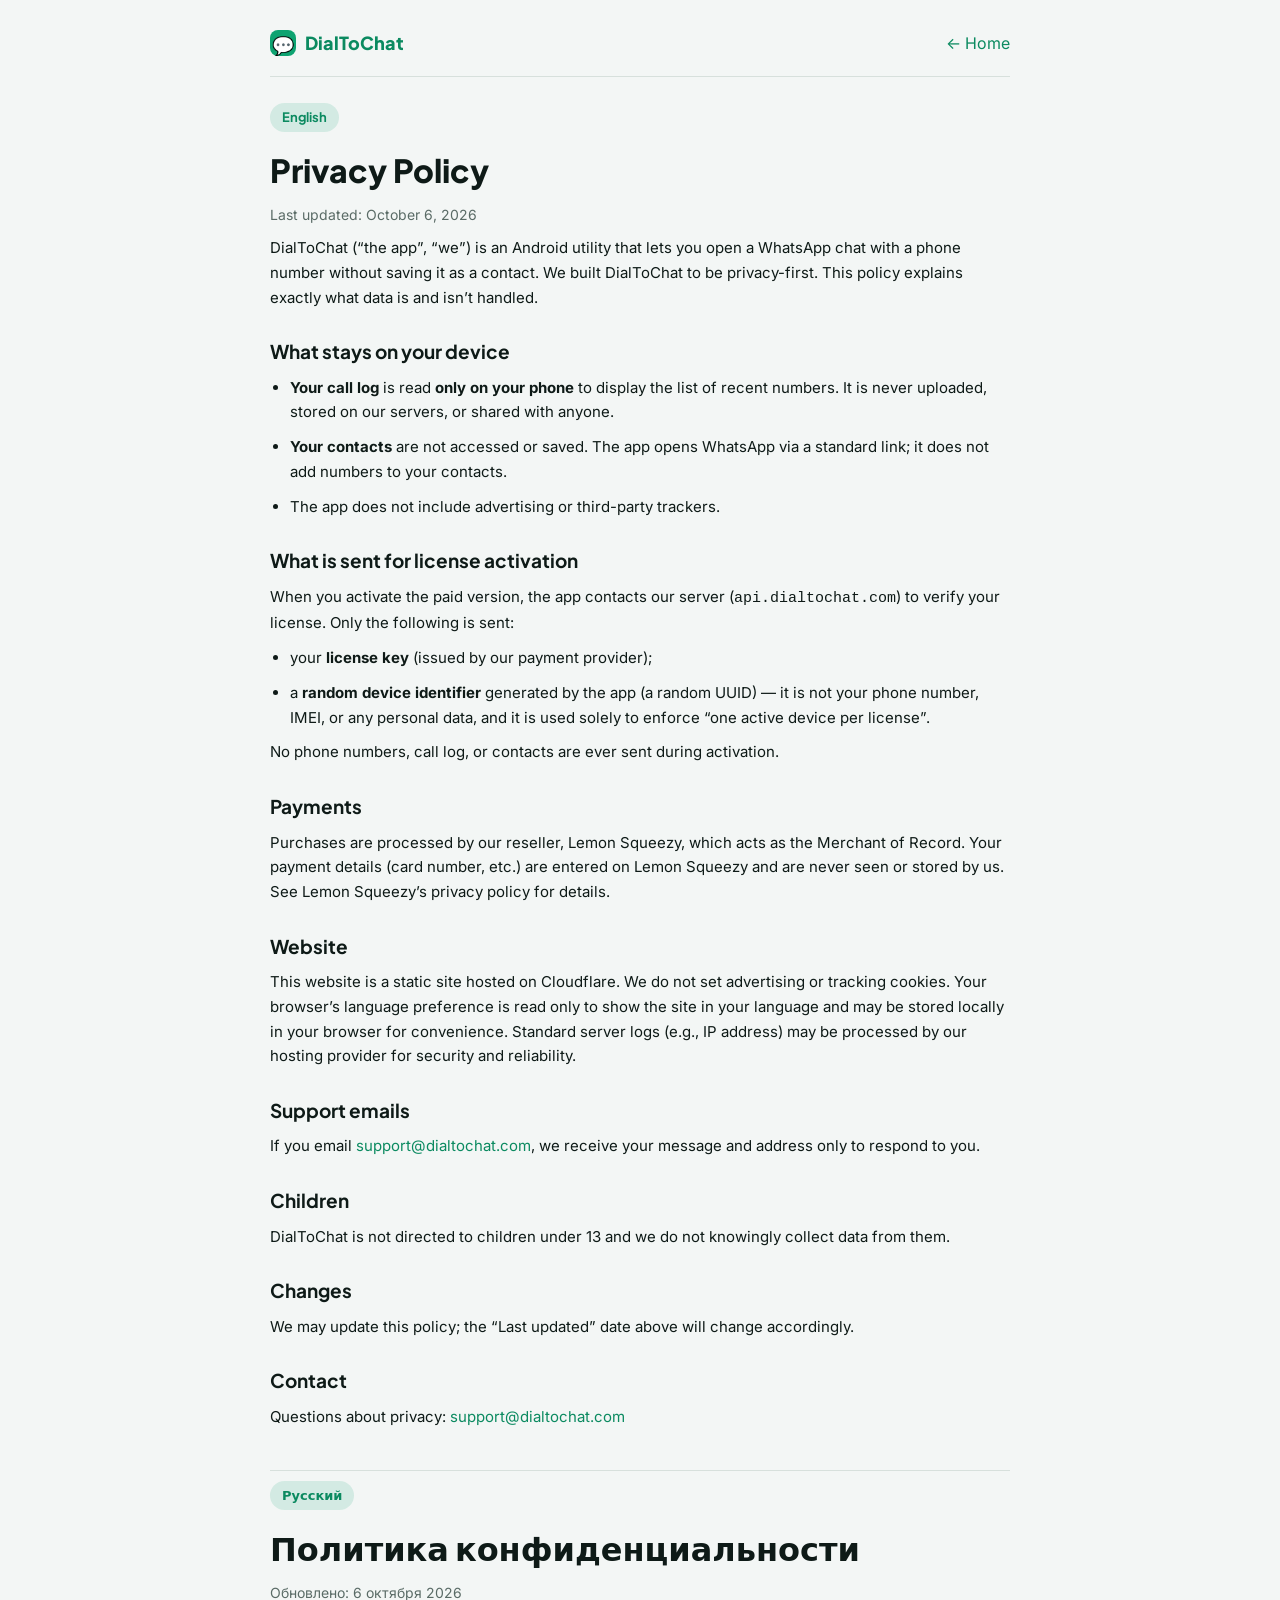
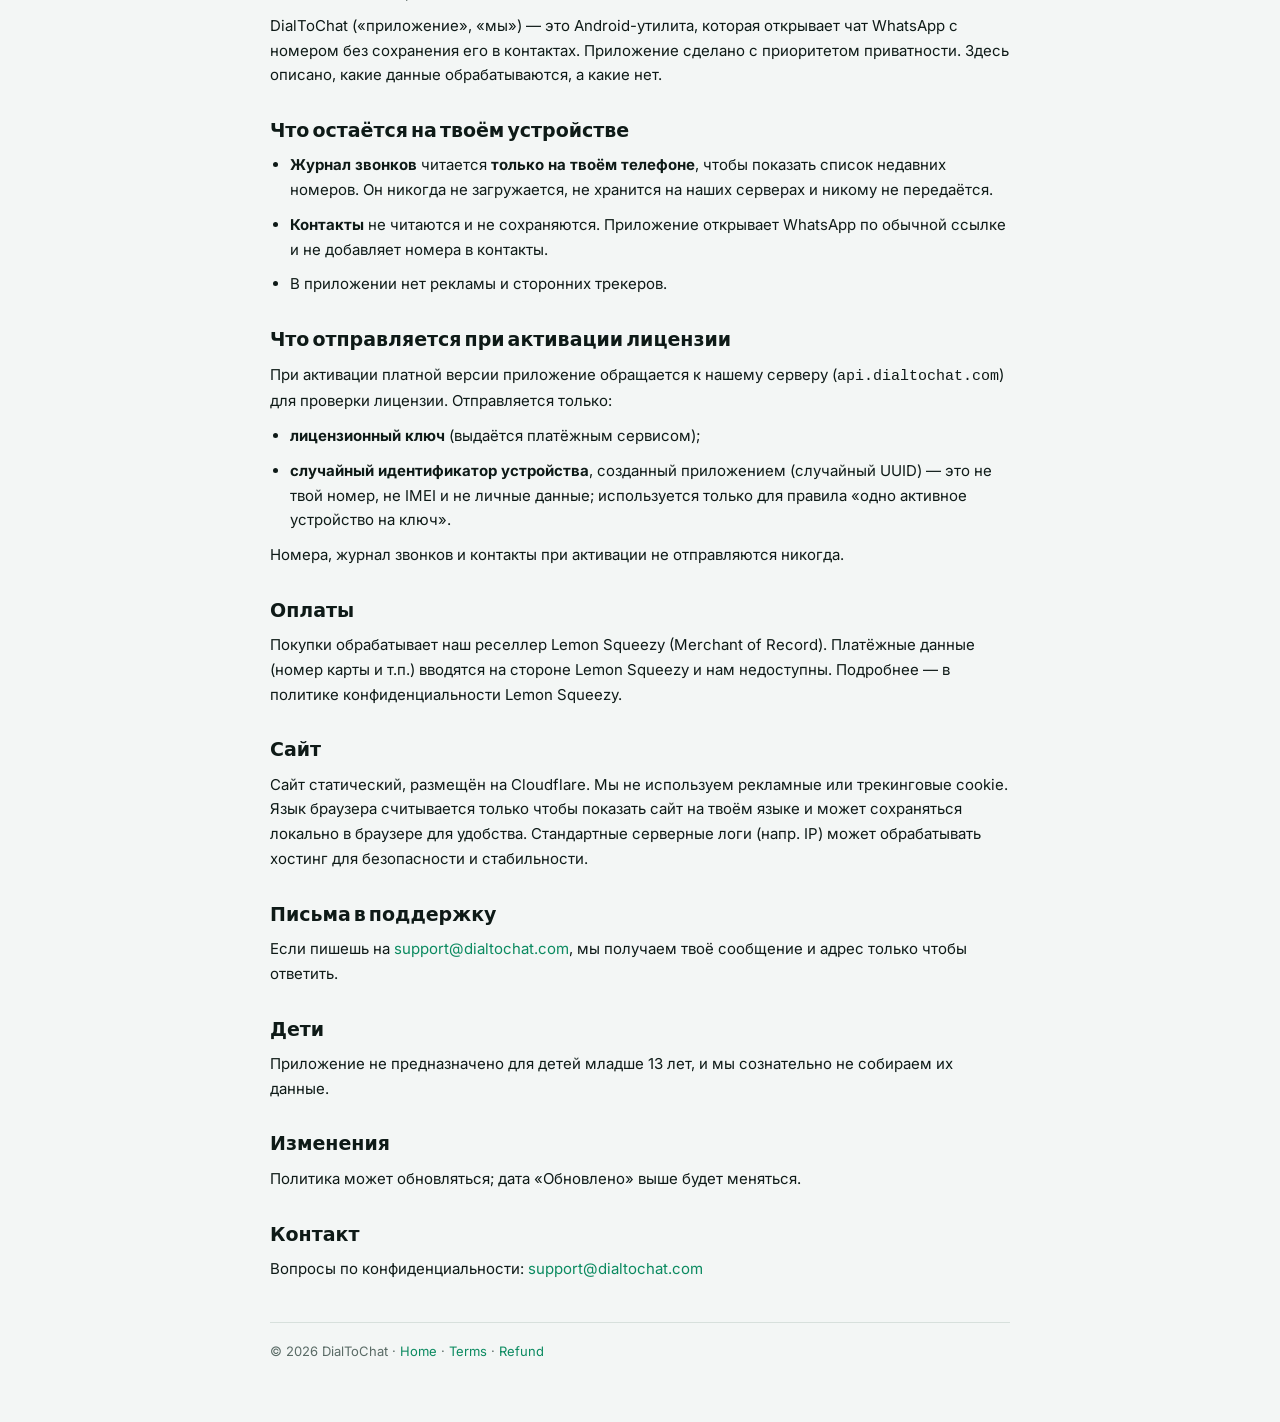
<file: privacy.html>
<!doctype html>
<html lang="en">
<head>
<meta charset="utf-8">
<meta name="viewport" content="width=device-width, initial-scale=1">
<title>Privacy Policy — DialToChat</title>
<meta name="robots" content="index,follow">
<link rel="canonical" href="https://dialtochat.com/privacy.html">
<link rel="icon" href="/favicon.svg" type="image/svg+xml">
<meta name="theme-color" content="#0ea371">
<link rel="preconnect" href="https://fonts.googleapis.com">
<link rel="stylesheet" href="https://fonts.googleapis.com/css2?family=Plus+Jakarta+Sans:wght@700;800&family=Inter:wght@400;500;600&display=swap">
<link rel="stylesheet" href="/legal.css">
</head>
<body>
<div class="wrap">
  <div class="top">
    <a class="logo" href="/"><span class="d">💬</span>DialToChat</a>
    <span class="spacer"></span>
    <a href="/">← Home</a>
  </div>

  <span class="lang-tag">English</span>
  <h1>Privacy Policy</h1>
  <p class="mut">Last updated: October 6, 2026</p>

  <p>DialToChat (“the app”, “we”) is an Android utility that lets you open a WhatsApp chat with a phone number without saving it as a contact. We built DialToChat to be privacy-first. This policy explains exactly what data is and isn’t handled.</p>

  <h2>What stays on your device</h2>
  <ul>
    <li><strong>Your call log</strong> is read <strong>only on your phone</strong> to display the list of recent numbers. It is never uploaded, stored on our servers, or shared with anyone.</li>
    <li><strong>Your contacts</strong> are not accessed or saved. The app opens WhatsApp via a standard link; it does not add numbers to your contacts.</li>
    <li>The app does not include advertising or third-party trackers.</li>
  </ul>

  <h2>What is sent for license activation</h2>
  <p>When you activate the paid version, the app contacts our server (<code>api.dialtochat.com</code>) to verify your license. Only the following is sent:</p>
  <ul>
    <li>your <strong>license key</strong> (issued by our payment provider);</li>
    <li>a <strong>random device identifier</strong> generated by the app (a random UUID) — it is not your phone number, IMEI, or any personal data, and it is used solely to enforce “one active device per license”.</li>
  </ul>
  <p>No phone numbers, call log, or contacts are ever sent during activation.</p>

  <h2>Payments</h2>
  <p>Purchases are processed by our reseller, Lemon Squeezy, which acts as the Merchant of Record. Your payment details (card number, etc.) are entered on Lemon Squeezy and are never seen or stored by us. See Lemon Squeezy’s privacy policy for details.</p>

  <h2>Website</h2>
  <p>This website is a static site hosted on Cloudflare. We do not set advertising or tracking cookies. Your browser’s language preference is read only to show the site in your language and may be stored locally in your browser for convenience. Standard server logs (e.g., IP address) may be processed by our hosting provider for security and reliability.</p>

  <h2>Support emails</h2>
  <p>If you email <a href="mailto:support@dialtochat.com">support@dialtochat.com</a>, we receive your message and address only to respond to you.</p>

  <h2>Children</h2>
  <p>DialToChat is not directed to children under 13 and we do not knowingly collect data from them.</p>

  <h2>Changes</h2>
  <p>We may update this policy; the “Last updated” date above will change accordingly.</p>

  <h2>Contact</h2>
  <p>Questions about privacy: <a href="mailto:support@dialtochat.com">support@dialtochat.com</a></p>

  <hr class="divider">

  <span class="lang-tag">Русский</span>
  <h1>Политика конфиденциальности</h1>
  <p class="mut">Обновлено: 6 октября 2026</p>

  <p>DialToChat («приложение», «мы») — это Android-утилита, которая открывает чат WhatsApp с номером без сохранения его в контактах. Приложение сделано с приоритетом приватности. Здесь описано, какие данные обрабатываются, а какие нет.</p>

  <h2>Что остаётся на твоём устройстве</h2>
  <ul>
    <li><strong>Журнал звонков</strong> читается <strong>только на твоём телефоне</strong>, чтобы показать список недавних номеров. Он никогда не загружается, не хранится на наших серверах и никому не передаётся.</li>
    <li><strong>Контакты</strong> не читаются и не сохраняются. Приложение открывает WhatsApp по обычной ссылке и не добавляет номера в контакты.</li>
    <li>В приложении нет рекламы и сторонних трекеров.</li>
  </ul>

  <h2>Что отправляется при активации лицензии</h2>
  <p>При активации платной версии приложение обращается к нашему серверу (<code>api.dialtochat.com</code>) для проверки лицензии. Отправляется только:</p>
  <ul>
    <li><strong>лицензионный ключ</strong> (выдаётся платёжным сервисом);</li>
    <li><strong>случайный идентификатор устройства</strong>, созданный приложением (случайный UUID) — это не твой номер, не IMEI и не личные данные; используется только для правила «одно активное устройство на ключ».</li>
  </ul>
  <p>Номера, журнал звонков и контакты при активации не отправляются никогда.</p>

  <h2>Оплаты</h2>
  <p>Покупки обрабатывает наш реселлер Lemon Squeezy (Merchant of Record). Платёжные данные (номер карты и т.п.) вводятся на стороне Lemon Squeezy и нам недоступны. Подробнее — в политике конфиденциальности Lemon Squeezy.</p>

  <h2>Сайт</h2>
  <p>Сайт статический, размещён на Cloudflare. Мы не используем рекламные или трекинговые cookie. Язык браузера считывается только чтобы показать сайт на твоём языке и может сохраняться локально в браузере для удобства. Стандартные серверные логи (напр. IP) может обрабатывать хостинг для безопасности и стабильности.</p>

  <h2>Письма в поддержку</h2>
  <p>Если пишешь на <a href="mailto:support@dialtochat.com">support@dialtochat.com</a>, мы получаем твоё сообщение и адрес только чтобы ответить.</p>

  <h2>Дети</h2>
  <p>Приложение не предназначено для детей младше 13 лет, и мы сознательно не собираем их данные.</p>

  <h2>Изменения</h2>
  <p>Политика может обновляться; дата «Обновлено» выше будет меняться.</p>

  <h2>Контакт</h2>
  <p>Вопросы по конфиденциальности: <a href="mailto:support@dialtochat.com">support@dialtochat.com</a></p>

  <footer>
    © <span id="yr"></span> DialToChat · <a href="/">Home</a> · <a href="/terms.html">Terms</a> · <a href="/refund.html">Refund</a>
  </footer>
</div>
<script>document.getElementById("yr").textContent=new Date().getFullYear();</script>
</body>
</html>
</file>
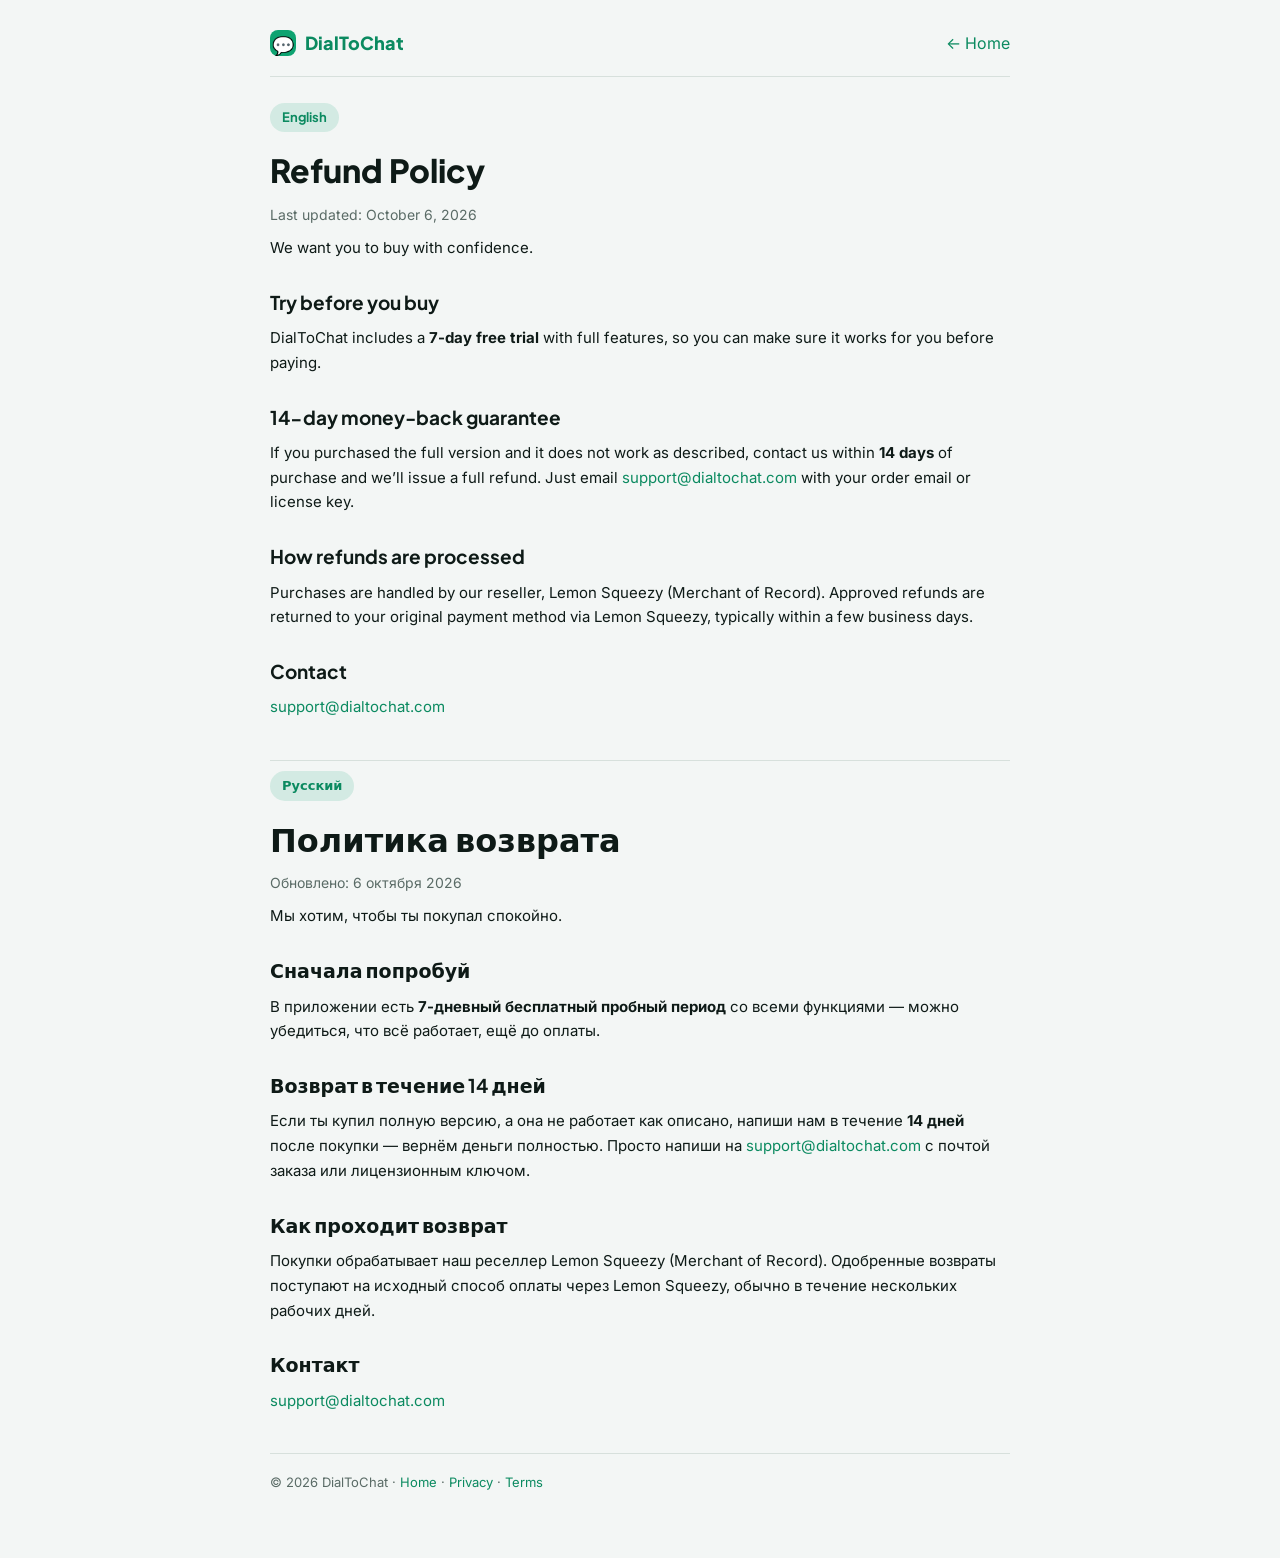
<file: refund.html>
<!doctype html>
<html lang="en">
<head>
<meta charset="utf-8">
<meta name="viewport" content="width=device-width, initial-scale=1">
<title>Refund Policy — DialToChat</title>
<meta name="robots" content="index,follow">
<link rel="canonical" href="https://dialtochat.com/refund.html">
<link rel="icon" href="/favicon.svg" type="image/svg+xml">
<meta name="theme-color" content="#0ea371">
<link rel="preconnect" href="https://fonts.googleapis.com">
<link rel="stylesheet" href="https://fonts.googleapis.com/css2?family=Plus+Jakarta+Sans:wght@700;800&family=Inter:wght@400;500;600&display=swap">
<link rel="stylesheet" href="/legal.css">
</head>
<body>
<div class="wrap">
  <div class="top">
    <a class="logo" href="/"><span class="d">💬</span>DialToChat</a>
    <span class="spacer"></span>
    <a href="/">← Home</a>
  </div>

  <span class="lang-tag">English</span>
  <h1>Refund Policy</h1>
  <p class="mut">Last updated: October 6, 2026</p>

  <p>We want you to buy with confidence.</p>

  <h2>Try before you buy</h2>
  <p>DialToChat includes a <strong>7-day free trial</strong> with full features, so you can make sure it works for you before paying.</p>

  <h2>14-day money-back guarantee</h2>
  <p>If you purchased the full version and it does not work as described, contact us within <strong>14 days</strong> of purchase and we’ll issue a full refund. Just email <a href="mailto:support@dialtochat.com">support@dialtochat.com</a> with your order email or license key.</p>

  <h2>How refunds are processed</h2>
  <p>Purchases are handled by our reseller, Lemon Squeezy (Merchant of Record). Approved refunds are returned to your original payment method via Lemon Squeezy, typically within a few business days.</p>

  <h2>Contact</h2>
  <p><a href="mailto:support@dialtochat.com">support@dialtochat.com</a></p>

  <hr class="divider">

  <span class="lang-tag">Русский</span>
  <h1>Политика возврата</h1>
  <p class="mut">Обновлено: 6 октября 2026</p>

  <p>Мы хотим, чтобы ты покупал спокойно.</p>

  <h2>Сначала попробуй</h2>
  <p>В приложении есть <strong>7-дневный бесплатный пробный период</strong> со всеми функциями — можно убедиться, что всё работает, ещё до оплаты.</p>

  <h2>Возврат в течение 14 дней</h2>
  <p>Если ты купил полную версию, а она не работает как описано, напиши нам в течение <strong>14 дней</strong> после покупки — вернём деньги полностью. Просто напиши на <a href="mailto:support@dialtochat.com">support@dialtochat.com</a> с почтой заказа или лицензионным ключом.</p>

  <h2>Как проходит возврат</h2>
  <p>Покупки обрабатывает наш реселлер Lemon Squeezy (Merchant of Record). Одобренные возвраты поступают на исходный способ оплаты через Lemon Squeezy, обычно в течение нескольких рабочих дней.</p>

  <h2>Контакт</h2>
  <p><a href="mailto:support@dialtochat.com">support@dialtochat.com</a></p>

  <footer>
    © <span id="yr"></span> DialToChat · <a href="/">Home</a> · <a href="/privacy.html">Privacy</a> · <a href="/terms.html">Terms</a>
  </footer>
</div>
<script>document.getElementById("yr").textContent=new Date().getFullYear();</script>
</body>
</html>
</file>
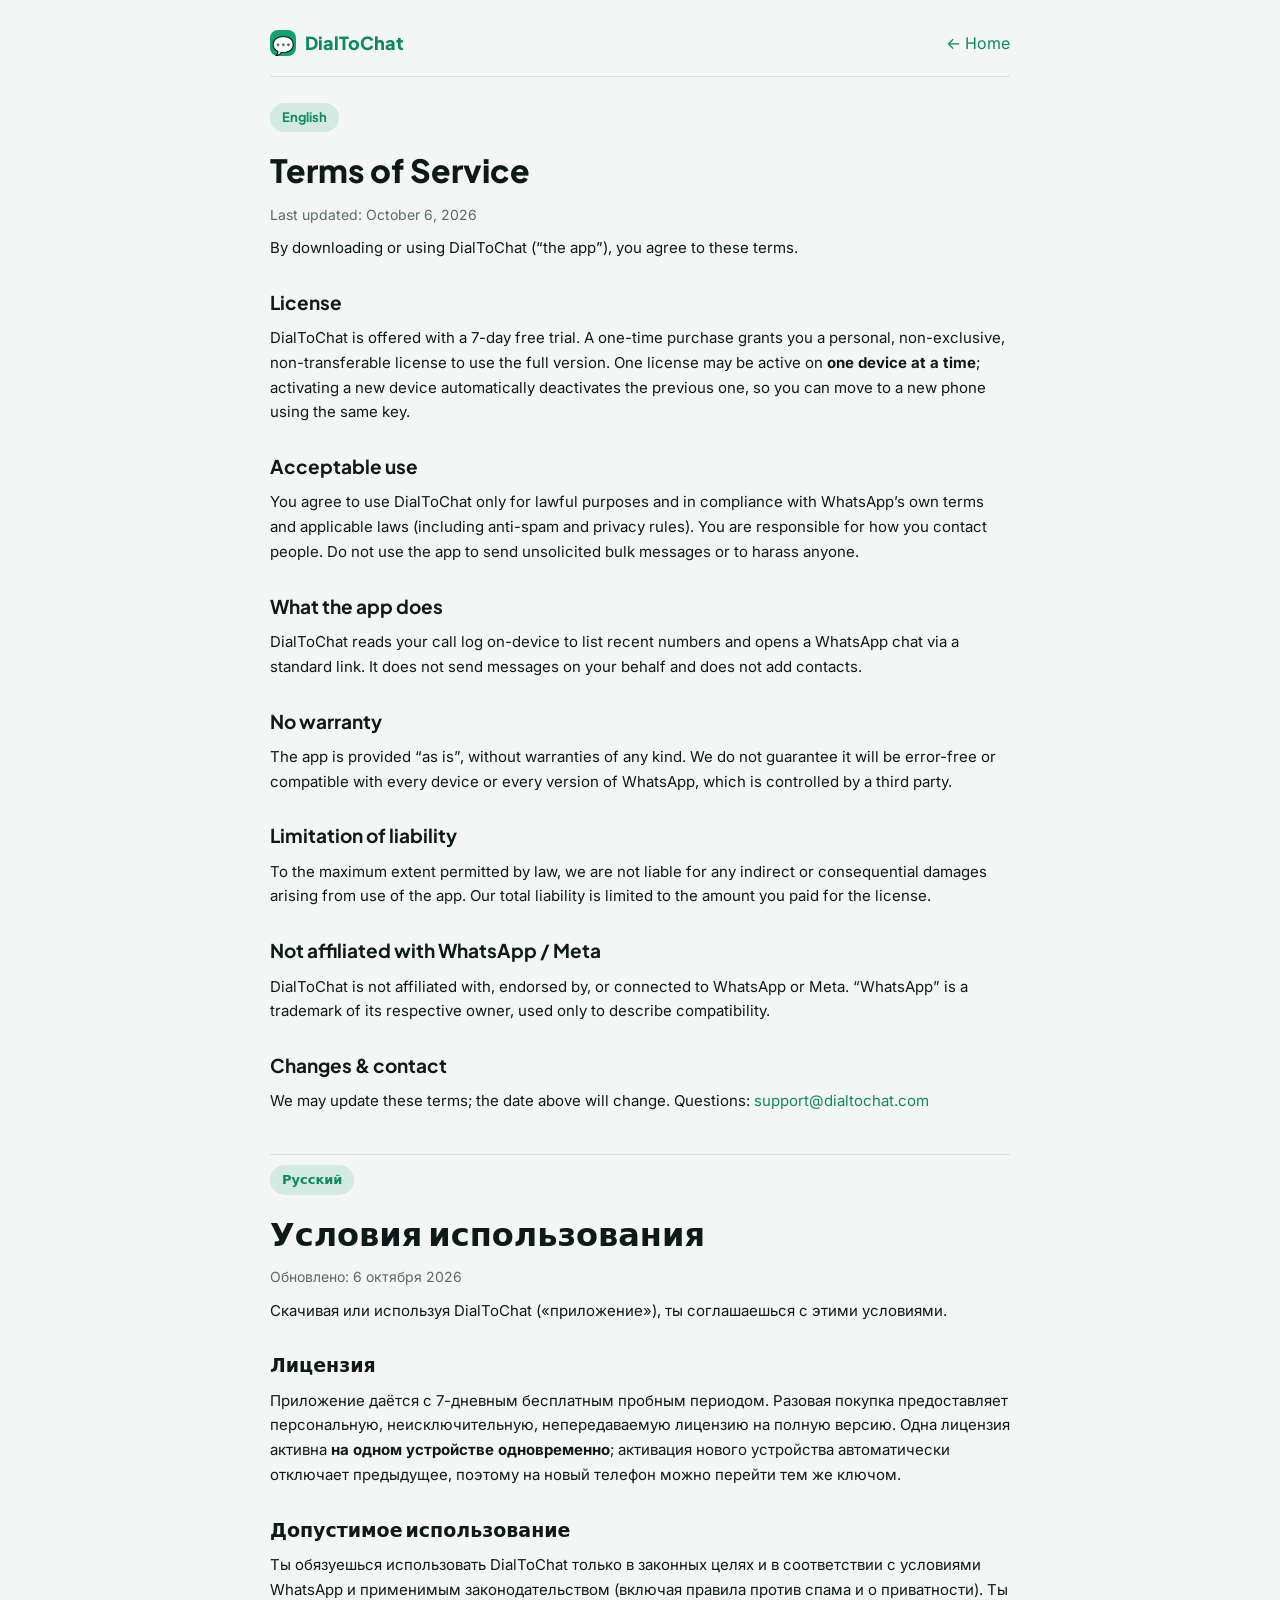
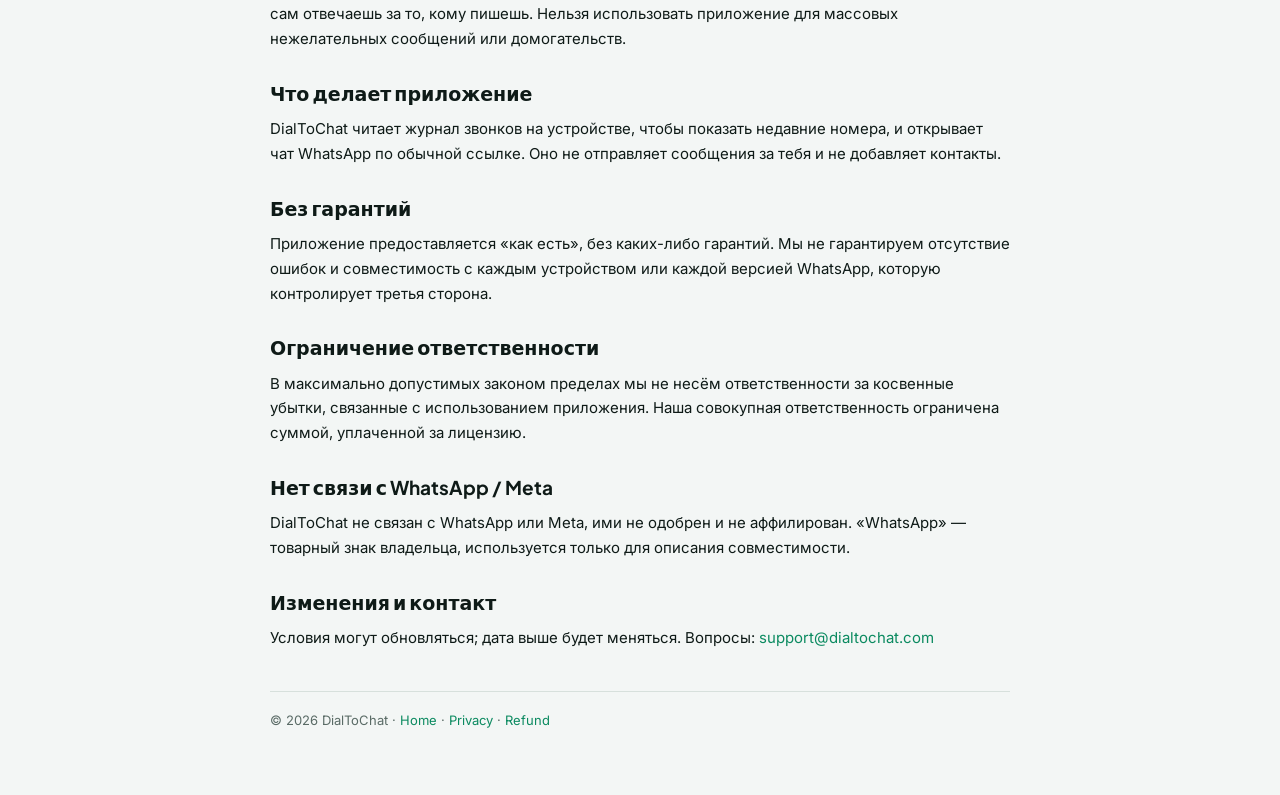
<file: terms.html>
<!doctype html>
<html lang="en">
<head>
<meta charset="utf-8">
<meta name="viewport" content="width=device-width, initial-scale=1">
<title>Terms of Service — DialToChat</title>
<meta name="robots" content="index,follow">
<link rel="canonical" href="https://dialtochat.com/terms.html">
<link rel="icon" href="/favicon.svg" type="image/svg+xml">
<meta name="theme-color" content="#0ea371">
<link rel="preconnect" href="https://fonts.googleapis.com">
<link rel="stylesheet" href="https://fonts.googleapis.com/css2?family=Plus+Jakarta+Sans:wght@700;800&family=Inter:wght@400;500;600&display=swap">
<link rel="stylesheet" href="/legal.css">
</head>
<body>
<div class="wrap">
  <div class="top">
    <a class="logo" href="/"><span class="d">💬</span>DialToChat</a>
    <span class="spacer"></span>
    <a href="/">← Home</a>
  </div>

  <span class="lang-tag">English</span>
  <h1>Terms of Service</h1>
  <p class="mut">Last updated: October 6, 2026</p>

  <p>By downloading or using DialToChat (“the app”), you agree to these terms.</p>

  <h2>License</h2>
  <p>DialToChat is offered with a 7-day free trial. A one-time purchase grants you a personal, non-exclusive, non-transferable license to use the full version. One license may be active on <strong>one device at a time</strong>; activating a new device automatically deactivates the previous one, so you can move to a new phone using the same key.</p>

  <h2>Acceptable use</h2>
  <p>You agree to use DialToChat only for lawful purposes and in compliance with WhatsApp’s own terms and applicable laws (including anti-spam and privacy rules). You are responsible for how you contact people. Do not use the app to send unsolicited bulk messages or to harass anyone.</p>

  <h2>What the app does</h2>
  <p>DialToChat reads your call log on-device to list recent numbers and opens a WhatsApp chat via a standard link. It does not send messages on your behalf and does not add contacts.</p>

  <h2>No warranty</h2>
  <p>The app is provided “as is”, without warranties of any kind. We do not guarantee it will be error-free or compatible with every device or every version of WhatsApp, which is controlled by a third party.</p>

  <h2>Limitation of liability</h2>
  <p>To the maximum extent permitted by law, we are not liable for any indirect or consequential damages arising from use of the app. Our total liability is limited to the amount you paid for the license.</p>

  <h2>Not affiliated with WhatsApp / Meta</h2>
  <p>DialToChat is not affiliated with, endorsed by, or connected to WhatsApp or Meta. “WhatsApp” is a trademark of its respective owner, used only to describe compatibility.</p>

  <h2>Changes & contact</h2>
  <p>We may update these terms; the date above will change. Questions: <a href="mailto:support@dialtochat.com">support@dialtochat.com</a></p>

  <hr class="divider">

  <span class="lang-tag">Русский</span>
  <h1>Условия использования</h1>
  <p class="mut">Обновлено: 6 октября 2026</p>

  <p>Скачивая или используя DialToChat («приложение»), ты соглашаешься с этими условиями.</p>

  <h2>Лицензия</h2>
  <p>Приложение даётся с 7-дневным бесплатным пробным периодом. Разовая покупка предоставляет персональную, неисключительную, непередаваемую лицензию на полную версию. Одна лицензия активна <strong>на одном устройстве одновременно</strong>; активация нового устройства автоматически отключает предыдущее, поэтому на новый телефон можно перейти тем же ключом.</p>

  <h2>Допустимое использование</h2>
  <p>Ты обязуешься использовать DialToChat только в законных целях и в соответствии с условиями WhatsApp и применимым законодательством (включая правила против спама и о приватности). Ты сам отвечаешь за то, кому пишешь. Нельзя использовать приложение для массовых нежелательных сообщений или домогательств.</p>

  <h2>Что делает приложение</h2>
  <p>DialToChat читает журнал звонков на устройстве, чтобы показать недавние номера, и открывает чат WhatsApp по обычной ссылке. Оно не отправляет сообщения за тебя и не добавляет контакты.</p>

  <h2>Без гарантий</h2>
  <p>Приложение предоставляется «как есть», без каких-либо гарантий. Мы не гарантируем отсутствие ошибок и совместимость с каждым устройством или каждой версией WhatsApp, которую контролирует третья сторона.</p>

  <h2>Ограничение ответственности</h2>
  <p>В максимально допустимых законом пределах мы не несём ответственности за косвенные убытки, связанные с использованием приложения. Наша совокупная ответственность ограничена суммой, уплаченной за лицензию.</p>

  <h2>Нет связи с WhatsApp / Meta</h2>
  <p>DialToChat не связан с WhatsApp или Meta, ими не одобрен и не аффилирован. «WhatsApp» — товарный знак владельца, используется только для описания совместимости.</p>

  <h2>Изменения и контакт</h2>
  <p>Условия могут обновляться; дата выше будет меняться. Вопросы: <a href="mailto:support@dialtochat.com">support@dialtochat.com</a></p>

  <footer>
    © <span id="yr"></span> DialToChat · <a href="/">Home</a> · <a href="/privacy.html">Privacy</a> · <a href="/refund.html">Refund</a>
  </footer>
</div>
<script>document.getElementById("yr").textContent=new Date().getFullYear();</script>
</body>
</html>
</file>
<file: legal.css>
:root{
  --bg:#f3f6f5;--surface:#fff;--ink:#0e1a17;--mut:#5a6b66;--line:#d7e0dc;--accent:#0ea371;--accent-d:#0b8a60;
  --dsp:"Plus Jakarta Sans",system-ui,sans-serif;--body:"Inter",system-ui,sans-serif;color-scheme:light;
}
@media (prefers-color-scheme:dark){:root:not([data-theme="light"]){
  --bg:#0b1310;--surface:#121c18;--ink:#e8f1ed;--mut:#93a39d;--line:#223029;--accent:#2fcf96;--accent-d:#27b483;color-scheme:dark;
}}
*{box-sizing:border-box;margin:0}
body{background:var(--bg);color:var(--ink);font-family:var(--body);line-height:1.65}
.wrap{max-width:780px;margin:0 auto;padding:28px 20px 64px}
a{color:var(--accent-d);text-decoration:none}
a:hover{text-decoration:underline}
.top{display:flex;align-items:center;gap:10px;padding-bottom:18px;border-bottom:1px solid var(--line);margin-bottom:26px}
.logo{font-family:var(--dsp);font-weight:800;font-size:18px;display:flex;align-items:center;gap:9px}
.logo .d{width:26px;height:26px;border-radius:8px;background:var(--accent);display:grid;place-items:center;color:#042018}
.spacer{flex:1}
h1{font-family:var(--dsp);font-weight:800;font-size:clamp(24px,5vw,32px);margin-bottom:6px}
h2{font-family:var(--dsp);font-weight:700;font-size:19px;margin:26px 0 8px}
p,li{color:var(--ink);font-size:15px;margin-bottom:10px}
.mut{color:var(--mut);font-size:14px}
ul{padding-left:20px}
.divider{margin:40px 0 10px;border:0;border-top:1px solid var(--line)}
.lang-tag{display:inline-block;font-family:var(--dsp);font-weight:700;font-size:13px;color:var(--accent-d);background:color-mix(in srgb,var(--accent) 14%,transparent);padding:4px 12px;border-radius:999px;margin-bottom:12px}
footer{margin-top:40px;padding-top:18px;border-top:1px solid var(--line);color:var(--mut);font-size:13px}
</file>
